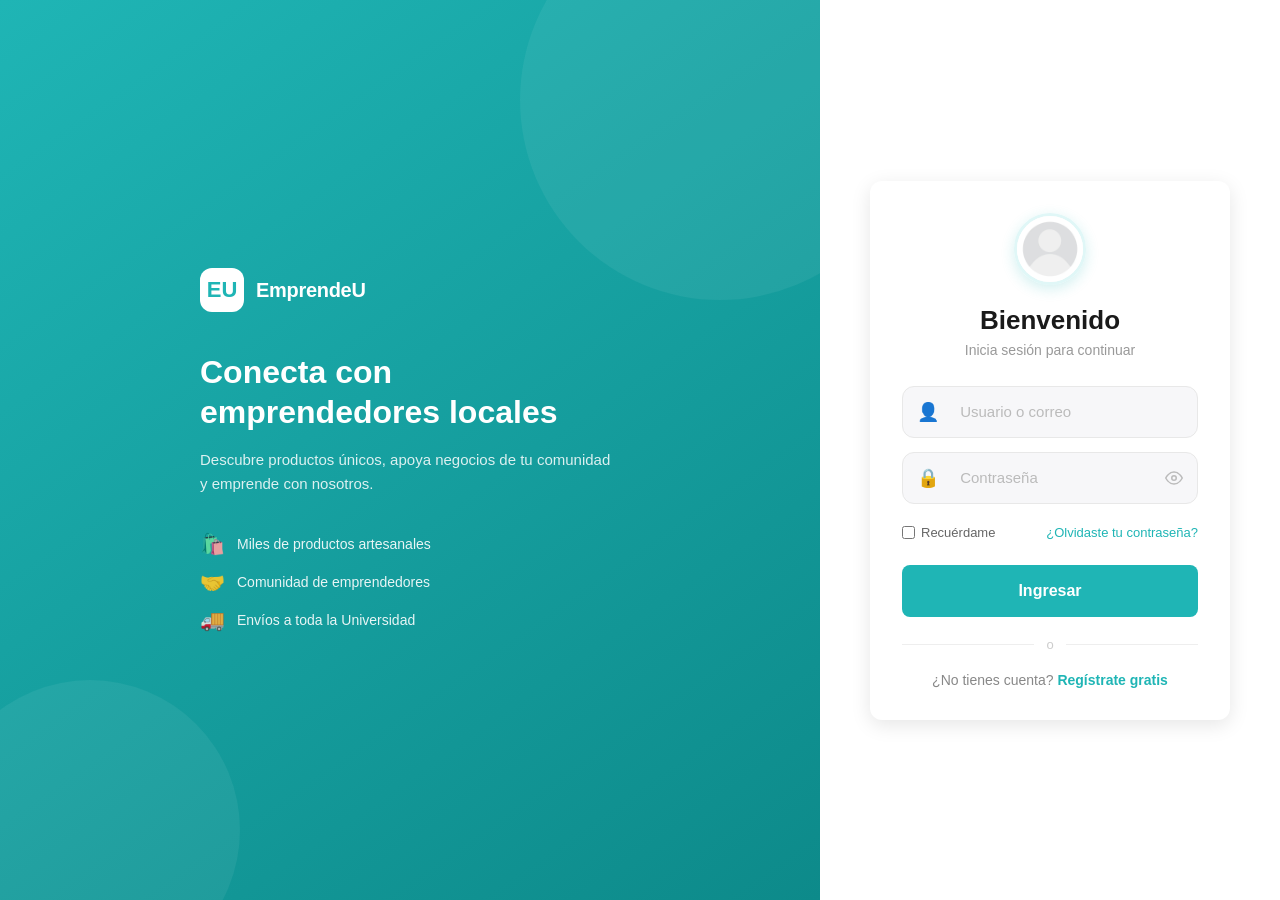
<file: index.html>
<!DOCTYPE html>
<html lang="es">
<head>
  <meta charset="UTF-8">
  <meta name="viewport" content="width=device-width, initial-scale=1.0">
  <title>EmprendeU — Iniciar Sesión</title>
  <link rel="stylesheet" href="css/styles.css">
</head>
<body class="login-page">

  <div class="login-split">

    <!-- Panel izquierdo -->
    <div class="login-left">
      <div class="login-left-content">
        <div class="login-logo">
          <div class="logo-circle">EU</div>
          <span>EmprendeU</span>
        </div>
        <h1>Conecta con emprendedores locales</h1>
        <p>Descubre productos únicos, apoya negocios de tu comunidad y emprende con nosotros.</p>
        <div class="login-features">
          <div class="login-feature"><span>🛍️</span> Miles de productos artesanales</div>
          <div class="login-feature"><span>🤝</span> Comunidad de emprendedores</div>
          <div class="login-feature"><span>🚚</span> Envíos a toda la Universidad</div>
        </div>
      </div>
    </div>

    <!-- Panel derecho -->
    <div class="login-right">
      <div class="login-box">

        <div class="login-avatar">
          <img src="[data-uri]" alt="Perfil">
        </div>

        <h2>Bienvenido</h2>
        <p class="login-subtitle">Inicia sesión para continuar</p>

        <form class="login-form" onsubmit="handleLogin(event)">

          <div class="input-group">
            <span class="input-icon">👤</span>
            <input type="text" placeholder="Usuario o correo" required id="loginUser">
          </div>

          <div class="input-group password-group">
            <span class="input-icon">🔒</span>
            <input type="password" placeholder="Contraseña" required id="loginPass">
            <span class="toggle-pass" id="togglePassBtn">
              <svg xmlns="http://www.w3.org/2000/svg" width="18" height="18" viewBox="0 0 24 24" fill="none" stroke="currentColor" stroke-width="2" stroke-linecap="round" stroke-linejoin="round">
                <path d="M1 12s4-8 11-8 11 8 11 8-4 8-11 8-11-8-11-8z"></path>
                <circle cx="12" cy="12" r="3"></circle>
              </svg>
            </span>
          </div>

          <div class="login-options">
            <label class="remember-me">
              <input type="checkbox"> Recuérdame
            </label>
            <a href="#" class="forgot-link">¿Olvidaste tu contraseña?</a>
          </div>

          <button type="submit" class="btn-login">Ingresar</button>

        </form>

        <div class="login-divider"><span>o</span></div>

        <div class="login-register">
          ¿No tienes cuenta? <a href="#">Regístrate gratis</a>
        </div>

      </div>
    </div>

  </div>

<script src="src/script.js"></script>
<script>
  function handleLogin(e) {
    e.preventDefault();
    window.location.href = 'usuario.html';
  }

  document.getElementById('togglePassBtn').addEventListener('click', function() {
    var input = document.getElementById('loginPass');
    var show = input.type === 'password';
    input.type = show ? 'text' : 'password';
    this.classList.toggle('visible', show);
  });
</script>
</body>
</html>
</file>
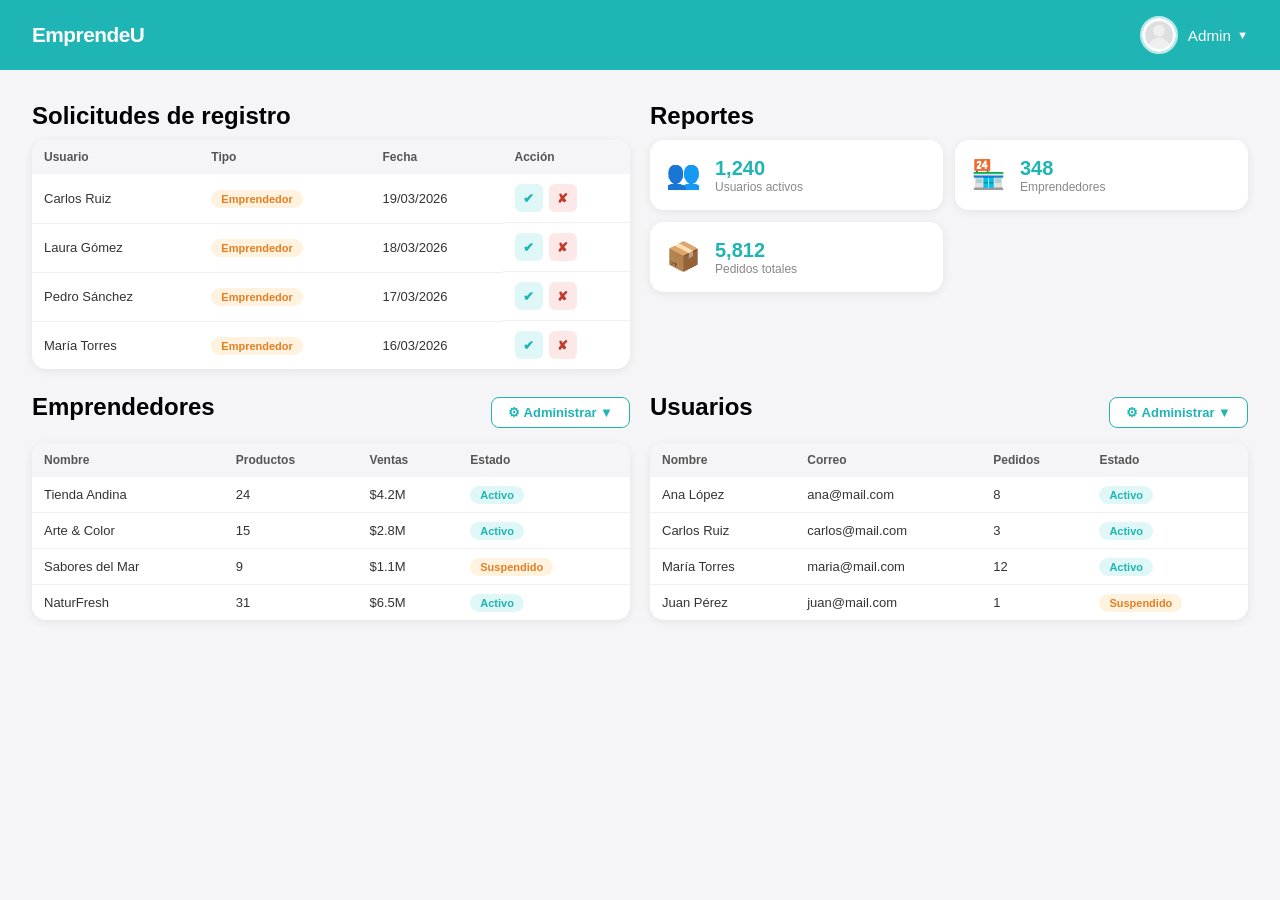
<file: admin.html>
<!DOCTYPE html>
<html lang="es">
<head>
  <meta charset="UTF-8">
  <meta name="viewport" content="width=device-width, initial-scale=1.0">
  <title>EmprendeU</title>
  <link rel="stylesheet" href="css/styles.css">
</head>
<body>

<header class="header">
  <h2 class="header-logo">EmprendeU</h2>
  <div class="user-menu-wrapper">
    <button class="user-btn" id="userMenu">
      <img src="[data-uri]" alt="Perfil" class="profile-pic">
      <span class="profile-name">Admin</span>
      <span class="chevron" id="chevron">▼</span>
    </button>
    <div class="dropdown-menu" id="dropdownMenu">
      <a href="#"><span class="icon">⚙️</span> Ajustes</a>
      <hr>
      <a href="index.html"><span class="icon">🚪</span> Cerrar sesión</a>
    </div>
  </div>
</header>

<main class="dashboard">

  <!-- FILA SUPERIOR: Solicitudes + Reportes -->
  <div class="admin-top-grid">

    <!-- Solicitudes de registro -->
    <div class="admin-section">
      <h2>Solicitudes de registro</h2>
      <div class="admin-card">
        <table class="orders-table">
          <thead>
            <tr>
              <th>Usuario</th>
              <th>Tipo</th>
              <th>Fecha</th>
              <th>Acción</th>
            </tr>
          </thead>
          <tbody>
            <tr>
              <td>Carlos Ruiz</td>
              <td><span class="status pending">Emprendedor</span></td>
              <td>19/03/2026</td>
              <td class="action-btns">
                <button class="btn-approve">✔</button>
                <button class="btn-reject">✘</button>
              </td>
            </tr>
            <tr>
              <td>Laura Gómez</td>
              <td><span class="status pending">Emprendedor</span></td>
              <td>18/03/2026</td>
              <td class="action-btns">
                <button class="btn-approve">✔</button>
                <button class="btn-reject">✘</button>
              </td>
            </tr>
            <tr>
              <td>Pedro Sánchez</td>
              <td><span class="status pending">Emprendedor</span></td>
              <td>17/03/2026</td>
              <td class="action-btns">
                <button class="btn-approve">✔</button>
                <button class="btn-reject">✘</button>
              </td>
            </tr>
            <tr>
              <td>María Torres</td>
              <td><span class="status pending">Emprendedor</span></td>
              <td>16/03/2026</td>
              <td class="action-btns">
                <button class="btn-approve">✔</button>
                <button class="btn-reject">✘</button>
              </td>
            </tr>
          </tbody>
        </table>
      </div>
    </div>

    <!-- Reportes -->
    <div class="admin-section">
      <h2>Reportes</h2>
      <div class="reports-grid">
        <div class="report-card">
          <span class="report-icon">👥</span>
          <div class="report-data">
            <span class="report-value">1,240</span>
            <span class="report-label">Usuarios activos</span>
          </div>
        </div>
        <div class="report-card">
          <span class="report-icon">🏪</span>
          <div class="report-data">
            <span class="report-value">348</span>
            <span class="report-label">Emprendedores</span>
          </div>
        </div>
        <div class="report-card">
          <span class="report-icon">📦</span>
          <div class="report-data">
            <span class="report-value">5,812</span>
            <span class="report-label">Pedidos totales</span>
          </div>
        </div>
       
      </div>
    </div>

  </div>

  <!-- FILA INFERIOR: Administrar emprendedores + usuarios -->
  <div class="admin-manage-grid">

    <!-- Administrar emprendedores -->
    <div class="admin-section">
      <div class="emp-products-header">
        <h2>Emprendedores</h2>
        <div class="emp-actions">
          <button class="btn-manage" id="manageEmpBtn">⚙ Administrar ▼</button>
          <div class="manage-dropdown" id="manageEmpDropdown">
            <a href="#">➕ Agregar emprendedor</a>
            <a href="#">✏️ Editar emprendedor</a>
            <a href="#">🚫 Suspender cuenta</a>
            <a href="#">🗑️ Eliminar emprendedor</a>
          </div>
        </div>
      </div>
      <div class="admin-card scrollable">
        <table class="orders-table">
          <thead>
            <tr><th>Nombre</th><th>Productos</th><th>Ventas</th><th>Estado</th></tr>
          </thead>
          <tbody>
            <tr>
              <td>Tienda Andina</td><td>24</td><td>$4.2M</td>
              <td><span class="status delivered">Activo</span></td>
            </tr>
            <tr>
              <td>Arte &amp; Color</td><td>15</td><td>$2.8M</td>
              <td><span class="status delivered">Activo</span></td>
            </tr>
            <tr>
              <td>Sabores del Mar</td><td>9</td><td>$1.1M</td>
              <td><span class="status pending">Suspendido</span></td>
            </tr>
            <tr>
              <td>NaturFresh</td><td>31</td><td>$6.5M</td>
              <td><span class="status delivered">Activo</span></td>
            </tr>
          </tbody>
        </table>
      </div>
    </div>

    <!-- Administrar usuarios -->
    <div class="admin-section">
      <div class="emp-products-header">
        <h2>Usuarios</h2>
        <div class="emp-actions">
          <button class="btn-manage" id="manageUsrBtn">⚙ Administrar ▼</button>
          <div class="manage-dropdown" id="manageUsrDropdown">
            <a href="#">➕ Agregar usuario</a>
            <a href="#">✏️ Editar usuario</a>
            <a href="#">🚫 Suspender cuenta</a>
            <a href="#">🗑️ Eliminar usuario</a>
          </div>
        </div>
      </div>
      <div class="admin-card scrollable">
        <table class="orders-table">
          <thead>
            <tr><th>Nombre</th><th>Correo</th><th>Pedidos</th><th>Estado</th></tr>
          </thead>
          <tbody>
            <tr>
              <td>Ana López</td><td>ana&#64;mail.com</td><td>8</td>
              <td><span class="status delivered">Activo</span></td>
            </tr>
            <tr>
              <td>Carlos Ruiz</td><td>carlos&#64;mail.com</td><td>3</td>
              <td><span class="status delivered">Activo</span></td>
            </tr>
            <tr>
              <td>María Torres</td><td>maria&#64;mail.com</td><td>12</td>
              <td><span class="status delivered">Activo</span></td>
            </tr>
            <tr>
              <td>Juan Pérez</td><td>juan&#64;mail.com</td><td>1</td>
              <td><span class="status pending">Suspendido</span></td>
            </tr>          </tbody>
        </table>
      </div>
    </div>

  </div>

</main>

<script src="src/script.js"></script>
</body>
</html>
</file>
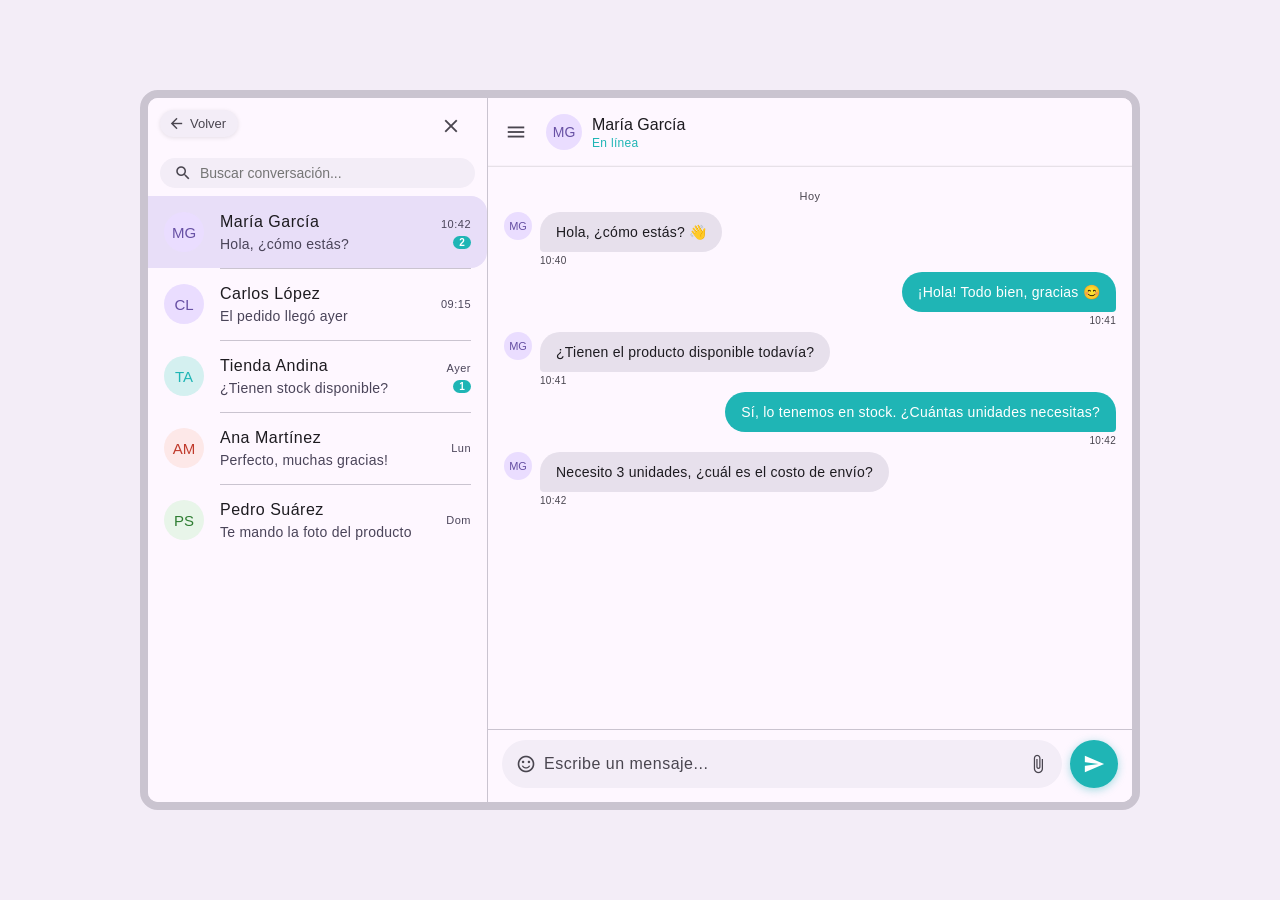
<file: chat.html>
<!DOCTYPE html>
<html lang="es">
<head>
  <meta charset="UTF-8">
  <meta name="viewport" content="width=device-width, initial-scale=1.0">
  <title>Chat</title>
  <link href="https://fonts.googleapis.com/css2?family=Roboto:wght@400;500&display=swap" rel="stylesheet">
  <link href="https://fonts.googleapis.com/icon?family=Material+Icons" rel="stylesheet">
  <link rel="stylesheet" href="css/styles.css">
</head>
<body>

<div class="chat-page">
<div class="chat-window">

  <!-- Botón volver -->
  <a href="usuario.html" class="back-link">
    <span class="material-icons">arrow_back</span>
    <span class="back-label">Volver</span>
  </a>

  <!-- ── SIDEBAR ── -->
  <aside class="chat-sidebar" id="chat-sidebar">

    <div class="sidebar-header">
      <span class="header-label">Mensajes</span>
      <button class="icon-btn sidebar-close" id="sidebar-close" title="Cerrar">
        <span class="material-icons">close</span>
      </button>
    </div>

    <div class="sidebar-search">
      <span class="material-icons">search</span>
      <input type="text" id="search-input" placeholder="Buscar conversación...">
    </div>

    <ul class="chat-list" id="chat-list">

      <li class="chat-item active"
          data-name="María García" data-initials="MG"
          data-color-bg="#EADDFF" data-color-text="#6750A4"
          data-preview="Hola, ¿cómo estás?">
        <div class="avatar" style="background:#EADDFF;color:#6750A4">MG</div>
        <div class="item-content">
          <span class="item-headline">María García</span>
          <span class="item-supporting">Hola, ¿cómo estás?</span>
        </div>
        <div class="item-trailing">
          <span class="item-time">10:42</span>
          <span class="badge">2</span>
        </div>
      </li>

      <li class="chat-item"
          data-name="Carlos López" data-initials="CL"
          data-color-bg="#EADDFF" data-color-text="#6750A4"
          data-preview="El pedido llegó ayer">
        <div class="avatar" style="background:#EADDFF;color:#6750A4">CL</div>
        <div class="item-content">
          <span class="item-headline">Carlos López</span>
          <span class="item-supporting">El pedido llegó ayer</span>
        </div>
        <div class="item-trailing">
          <span class="item-time">09:15</span>
        </div>
      </li>

      <li class="chat-item"
          data-name="Tienda Andina" data-initials="TA"
          data-color-bg="#d4f0f0" data-color-text="#1fb5b5"
          data-preview="¿Tienen stock disponible?">
        <div class="avatar" style="background:#d4f0f0;color:#1fb5b5">TA</div>
        <div class="item-content">
          <span class="item-headline">Tienda Andina</span>
          <span class="item-supporting">¿Tienen stock disponible?</span>
        </div>
        <div class="item-trailing">
          <span class="item-time">Ayer</span>
          <span class="badge">1</span>
        </div>
      </li>

      <li class="chat-item"
          data-name="Ana Martínez" data-initials="AM"
          data-color-bg="#fde8e8" data-color-text="#c0392b"
          data-preview="Perfecto, muchas gracias!">
        <div class="avatar" style="background:#fde8e8;color:#c0392b">AM</div>
        <div class="item-content">
          <span class="item-headline">Ana Martínez</span>
          <span class="item-supporting">Perfecto, muchas gracias!</span>
        </div>
        <div class="item-trailing">
          <span class="item-time">Lun</span>
        </div>
      </li>

      <li class="chat-item"
          data-name="Pedro Suárez" data-initials="PS"
          data-color-bg="#e8f5e9" data-color-text="#2e7d32"
          data-preview="Te mando la foto del producto">
        <div class="avatar" style="background:#e8f5e9;color:#2e7d32">PS</div>
        <div class="item-content">
          <span class="item-headline">Pedro Suárez</span>
          <span class="item-supporting">Te mando la foto del producto</span>
        </div>
        <div class="item-trailing">
          <span class="item-time">Dom</span>
        </div>
      </li>

    </ul>
  </aside>

  <!-- Overlay oscuro (móvil) -->
  <div class="sidebar-overlay" id="sidebar-overlay"></div>

  <!-- ── PANEL PRINCIPAL ── -->
  <section class="chat-main">

    <div class="chat-topbar">
      <button class="icon-btn sidebar-open" id="sidebar-open" title="Contactos">
        <span class="material-icons">menu</span>
      </button>
      <div class="avatar topbar-avatar" id="topbar-avatar"
           style="background:#EADDFF;color:#6750A4">MG</div>
      <div class="topbar-info">
        <div class="topbar-name" id="topbar-name">María García</div>
        <div class="topbar-status">En línea</div>
      </div>

    </div>

    <div class="messages-area" id="messages-area">
      <div class="date-label">Hoy</div>

      <div class="bubble-row received">
        <div class="avatar mini" style="background:#EADDFF;color:#6750A4">MG</div>
        <div class="bubble-wrap">
          <div class="bubble">Hola, ¿cómo estás? 👋</div>
          <div class="bubble-time">10:40</div>
        </div>
      </div>

      <div class="bubble-row sent">
        <div class="bubble-wrap">
          <div class="bubble">¡Hola! Todo bien, gracias 😊</div>
          <div class="bubble-time">10:41</div>
        </div>
      </div>

      <div class="bubble-row received">
        <div class="avatar mini" style="background:#EADDFF;color:#6750A4">MG</div>
        <div class="bubble-wrap">
          <div class="bubble">¿Tienen el producto disponible todavía?</div>
          <div class="bubble-time">10:41</div>
        </div>
      </div>

      <div class="bubble-row sent">
        <div class="bubble-wrap">
          <div class="bubble">Sí, lo tenemos en stock. ¿Cuántas unidades necesitas?</div>
          <div class="bubble-time">10:42</div>
        </div>
      </div>

      <div class="bubble-row received">
        <div class="avatar mini" style="background:#EADDFF;color:#6750A4">MG</div>
        <div class="bubble-wrap">
          <div class="bubble">Necesito 3 unidades, ¿cuál es el costo de envío?</div>
          <div class="bubble-time">10:42</div>
        </div>
      </div>
    </div>

    <div class="chat-input-area">
      <div class="input-wrapper">
        <span class="material-icons hide-sm">sentiment_satisfied</span>
        <input type="text" id="msg-input" placeholder="Escribe un mensaje...">
        <span class="material-icons hide-sm">attach_file</span>
      </div>
      <button class="send-btn" id="send-btn">
        <span class="material-icons">send</span>
      </button>
    </div>

  </section>
</div><!-- /chat-window -->
</div><!-- /chat-page -->

<script src="src/script.js"></script>
</body>
</html>
</file>
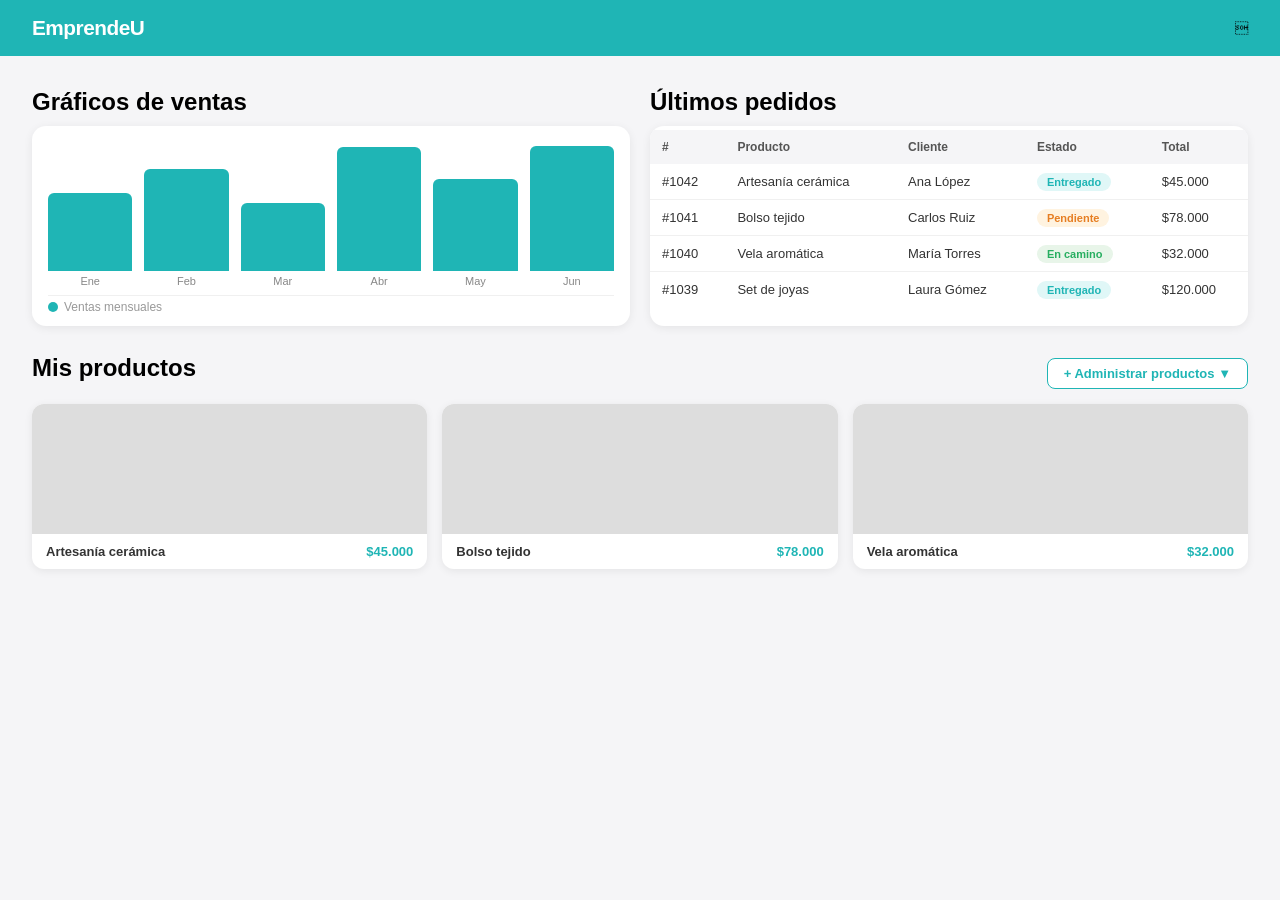
<file: emprendedor.html>
<!DOCTYPE html>
<html lang="es">
<head>
  <meta charset="UTF-8">
  <meta name="viewport" content="width=device-width, initial-scale=1.0">
  <title>EmprendeU</title>
  <link rel="stylesheet" href="css/styles.css">
</head>
<body>

<header class="header">
  <h2 class="header-logo">EmprendeU</h2>
  <div class="user-menu-wrapper">
    <button class="user-btn" id="userMenu"></button>
    </div>
</header>

<main class="dashboard">

  <!-- GRÁFICO DE VENTAS -->
  <div class="emp-top-grid">

    <div class="emp-section">
      <h2>Gráficos de ventas</h2>
      <div class="chart-card">
        <div class="chart-bars">
          <div class="bar-group">
            <div class="bar" style="height:55%"></div>
            <span>Ene</span>
          </div>
          <div class="bar-group">
            <div class="bar" style="height:72%"></div>
            <span>Feb</span>
          </div>
          <div class="bar-group">
            <div class="bar" style="height:48%"></div>
            <span>Mar</span>
          </div>
          <div class="bar-group">
            <div class="bar" style="height:88%"></div>
            <span>Abr</span>
          </div>
          <div class="bar-group">
            <div class="bar" style="height:65%"></div>
            <span>May</span>
          </div>
          <div class="bar-group">
            <div class="bar" style="height:91%"></div>
            <span>Jun</span>
          </div>
        </div>
        <div class="chart-legend">
          <span class="legend-dot"></span> Ventas mensuales
        </div>
      </div>
    </div>

    <div class="emp-section">
      <h2>Últimos pedidos</h2>
      <div class="orders-card">
        <table class="orders-table">
          <thead>
            <tr>
              <th>#</th>
              <th>Producto</th>
              <th>Cliente</th>
              <th>Estado</th>
              <th>Total</th>
            </tr>
          </thead>
          <tbody>
            <tr>
              <td>#1042</td>
              <td>Artesanía cerámica</td>
              <td>Ana López</td>
              <td><span class="status delivered">Entregado</span></td>
              <td>$45.000</td>
            </tr>
            <tr>
              <td>#1041</td>
              <td>Bolso tejido</td>
              <td>Carlos Ruiz</td>
              <td><span class="status pending">Pendiente</span></td>
              <td>$78.000</td>
            </tr>
            <tr>
              <td>#1040</td>
              <td>Vela aromática</td>
              <td>María Torres</td>
              <td><span class="status transit">En camino</span></td>
              <td>$32.000</td>
            </tr>
            <tr>
              <td>#1039</td>
              <td>Set de joyas</td>
              <td>Laura Gómez</td>
              <td><span class="status delivered">Entregado</span></td>
              <td>$120.000</td>
            </tr>
          </tbody>
        </table>
      </div>
    </div>

  </div>

  <!-- MIS PRODUCTOS -->
  <div class="emp-products-header">
    <h2>Mis productos</h2>
    <div class="emp-actions">
      <button class="btn-manage" id="manageBtn">
        + Administrar productos ▼
      </button>
      <div class="manage-dropdown" id="manageDropdown">
        <a href="#">➕ Agregar producto</a>
        <a href="#">✏️ Editar productos</a>
        <a href="#">🗑️ Eliminar producto</a>
        <a href="#">📦 Ver inventario</a>
      </div>
    </div>
  </div>

  <div class="grid">
    <div class="product-card">
      <div class="product-img"></div>
      <div class="product-info">
        <span class="product-name">Artesanía cerámica</span>
        <span class="product-price">$45.000</span>
      </div>
    </div>
    <div class="product-card">
      <div class="product-img"></div>
      <div class="product-info">
        <span class="product-name">Bolso tejido</span>
        <span class="product-price">$78.000</span>
      </div>
    </div>
    <div class="product-card">
      <div class="product-img"></div>
      <div class="product-info">
        <span class="product-name">Vela aromática</span>
        <span class="product-price">$32.000</span>
      </div>
    </div>
  </div>

</main>

<script src="src/script.js"></script>
</body>
</html>
</file>
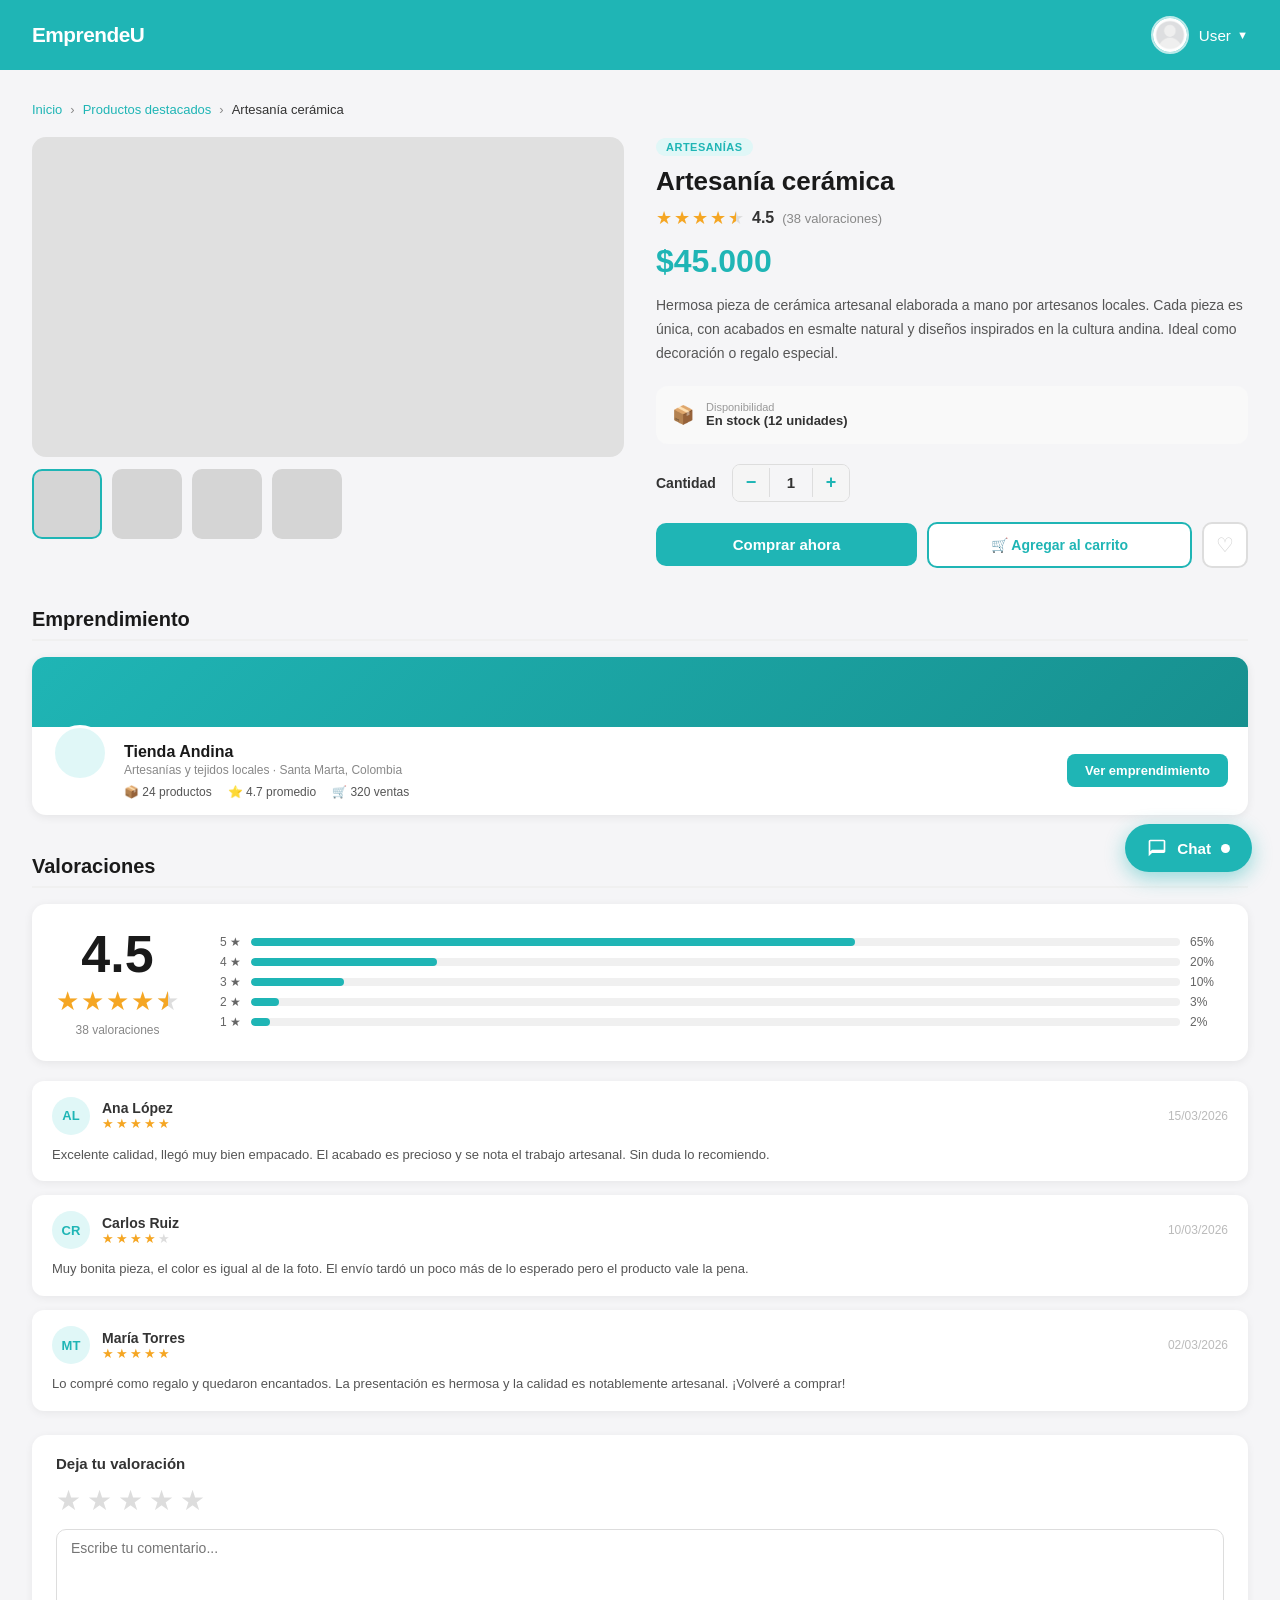
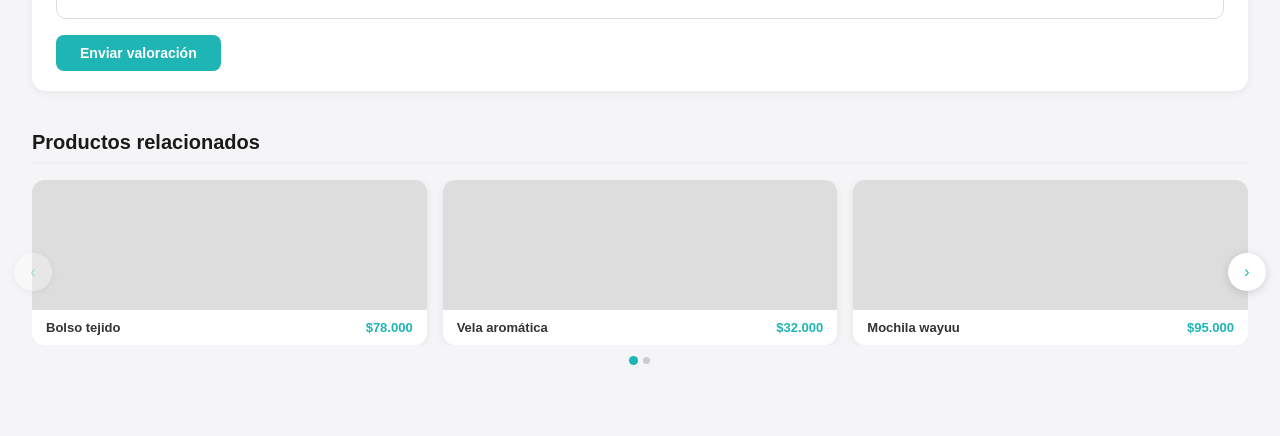
<file: producto.html>
<!DOCTYPE html>
<html lang="es">
<head>
  <meta charset="UTF-8">
  <meta name="viewport" content="width=device-width, initial-scale=1.0">
  <title>EmprendeU</title>
  <link rel="stylesheet" href="css/styles.css">
</head>
<body>

<header class="header">
  <h2 class="header-logo">EmprendeU</h2>
  <div class="user-menu-wrapper">
    <button class="user-btn" id="userMenu">
      <img src="[data-uri]" alt="Perfil" class="profile-pic">
      <span class="profile-name">User</span>
      <span class="chevron" id="chevron">▼</span>
    </button>
    <div class="dropdown-menu" id="dropdownMenu">
      <a href="#"><span class="icon">📦</span> Mis pedidos</a>
      <hr>
      <a href="#"><span class="icon">⚙️</span> Ajustes</a>
      <hr>
      <a href="index.html"><span class="icon">🚪</span> Cerrar sesión</a>
    </div>
  </div>
</header>

<main class="dashboard">

  <!-- BREADCRUMB -->
  <nav class="breadcrumb">
    <a href="usuario.html">Inicio</a>
    <span>›</span>
    <a href="usuario.html">Productos destacados</a>
    <span>›</span>
    <span class="bc-current">Artesanía cerámica</span>
  </nav>

  <!-- SECCIÓN PRINCIPAL: imagen + info -->
  <div class="product-detail-grid">

    <!-- Galería -->
    <div class="product-gallery">
      <div class="gallery-main">
        <div class="gallery-main-img" id="mainImg"></div>
      </div>
      <div class="gallery-thumbs">
        <div class="thumb active" data-index="0"></div>
        <div class="thumb" data-index="1"></div>
        <div class="thumb" data-index="2"></div>
        <div class="thumb" data-index="3"></div>
      </div>
    </div>

    <!-- Info del producto -->
    <div class="product-detail-info">

      <div class="product-detail-tag">Artesanías</div>
      <h1 class="product-detail-name">Artesanía cerámica</h1>

      <!-- Estrellas -->
      <div class="product-rating">
        <div class="stars">
          <span class="star filled">★</span>
          <span class="star filled">★</span>
          <span class="star filled">★</span>
          <span class="star filled">★</span>
          <span class="star half">★</span>
        </div>
        <span class="rating-value">4.5</span>
        <span class="rating-count">(38 valoraciones)</span>
      </div>

      <div class="product-detail-price">$45.000</div>

      <p class="product-detail-desc">
        Hermosa pieza de cerámica artesanal elaborada a mano por artesanos locales. 
        Cada pieza es única, con acabados en esmalte natural y diseños inspirados 
        en la cultura andina. Ideal como decoración o regalo especial.
      </p>

      <!-- Detalles rápidos -->
      <div class="product-specs">
        <div class="spec-item">
          <span class="spec-icon">📦</span>
          <div>
            <span class="spec-label">Disponibilidad</span>
            <span class="spec-value">En stock (12 unidades)</span>
          </div>
        </div>
      </div>

      <!-- Cantidad -->
      <div class="quantity-row">
        <span class="qty-label">Cantidad</span>
        <div class="qty-control">
          <button class="qty-btn" id="qtyMinus">−</button>
          <span class="qty-value" id="qtyValue">1</span>
          <button class="qty-btn" id="qtyPlus">+</button>
        </div>
      </div>

      <!-- Botones de acción -->
      <div class="product-actions">
        <button class="btn-buy">Comprar ahora</button>
        <button class="btn-cart">🛒 Agregar al carrito</button>
        <button class="btn-fav" id="btnFav" title="Guardar en favoritos">♡</button>
      </div>

    </div>
  </div>

  <!-- EMPRENDIMIENTO -->
  <div class="detail-section">
    <h2>Emprendimiento</h2>
    <div class="emp-detail-card">
      <div class="emp-detail-banner"></div>
      <div class="emp-detail-body">
        <div class="emp-detail-avatar"></div>
        <div class="emp-detail-info">
          <span class="emp-detail-name">Tienda Andina</span>
          <span class="emp-detail-desc">Artesanías y tejidos locales · Santa Marta, Colombia</span>
          <div class="emp-detail-stats">
            <span>📦 24 productos</span>
            <span>⭐ 4.7 promedio</span>
            <span>🛒 320 ventas</span>
          </div>
        </div>
        <a href="#" class="btn-visit-emp">Ver emprendimiento</a>
      </div>
    </div>
  </div>

  <!-- VALORACIONES -->
  <div class="detail-section">
    <h2>Valoraciones</h2>

    <div class="ratings-overview">
      <div class="ratings-big">
        <span class="big-score">4.5</span>
        <div class="stars big-stars">
          <span class="star filled">★</span>
          <span class="star filled">★</span>
          <span class="star filled">★</span>
          <span class="star filled">★</span>
          <span class="star half">★</span>
        </div>
        <span class="ratings-total">38 valoraciones</span>
      </div>
      <div class="ratings-bars">
        <div class="rating-bar-row"><span>5 ★</span><div class="bar-bg"><div class="bar-fill" style="width:65%"></div></div><span>65%</span></div>
        <div class="rating-bar-row"><span>4 ★</span><div class="bar-bg"><div class="bar-fill" style="width:20%"></div></div><span>20%</span></div>
        <div class="rating-bar-row"><span>3 ★</span><div class="bar-bg"><div class="bar-fill" style="width:10%"></div></div><span>10%</span></div>
        <div class="rating-bar-row"><span>2 ★</span><div class="bar-bg"><div class="bar-fill" style="width:3%"></div></div><span>3%</span></div>
        <div class="rating-bar-row"><span>1 ★</span><div class="bar-bg"><div class="bar-fill" style="width:2%"></div></div><span>2%</span></div>
      </div>
    </div>

    <!-- Comentarios -->
    <div class="reviews-list">

      <div class="review-card">
        <div class="review-header">
          <div class="review-avatar">AL</div>
          <div class="review-meta">
            <span class="review-author">Ana López</span>
            <div class="stars small">
              <span class="star filled">★</span><span class="star filled">★</span>
              <span class="star filled">★</span><span class="star filled">★</span>
              <span class="star filled">★</span>
            </div>
          </div>
          <span class="review-date">15/03/2026</span>
        </div>
        <p class="review-text">Excelente calidad, llegó muy bien empacado. El acabado es precioso y se nota el trabajo artesanal. Sin duda lo recomiendo.</p>
      </div>

      <div class="review-card">
        <div class="review-header">
          <div class="review-avatar">CR</div>
          <div class="review-meta">
            <span class="review-author">Carlos Ruiz</span>
            <div class="stars small">
              <span class="star filled">★</span><span class="star filled">★</span>
              <span class="star filled">★</span><span class="star filled">★</span>
              <span class="star">★</span>
            </div>
          </div>
          <span class="review-date">10/03/2026</span>
        </div>
        <p class="review-text">Muy bonita pieza, el color es igual al de la foto. El envío tardó un poco más de lo esperado pero el producto vale la pena.</p>
      </div>

      <div class="review-card">
        <div class="review-header">
          <div class="review-avatar">MT</div>
          <div class="review-meta">
            <span class="review-author">María Torres</span>
            <div class="stars small">
              <span class="star filled">★</span><span class="star filled">★</span>
              <span class="star filled">★</span><span class="star filled">★</span>
              <span class="star filled">★</span>
            </div>
          </div>
          <span class="review-date">02/03/2026</span>
        </div>
        <p class="review-text">Lo compré como regalo y quedaron encantados. La presentación es hermosa y la calidad es notablemente artesanal. ¡Volveré a comprar!</p>
      </div>

    </div>

    <!-- Formulario nueva valoración -->
    <div class="review-form">
      <h3>Deja tu valoración</h3>
      <div class="star-picker" id="starPicker">
        <span class="star-pick" data-val="1">★</span>
        <span class="star-pick" data-val="2">★</span>
        <span class="star-pick" data-val="3">★</span>
        <span class="star-pick" data-val="4">★</span>
        <span class="star-pick" data-val="5">★</span>
      </div>
      <textarea class="review-textarea" placeholder="Escribe tu comentario..."></textarea>
      <button class="btn-review-submit">Enviar valoración</button>
    </div>

  </div>

  <!-- PRODUCTOS RELACIONADOS -->
  <div class="detail-section">
    <h2>Productos relacionados</h2>
    <div class="carousel-wrapper" id="carousel-relacionados">
      <button class="carousel-btn prev" data-target="carousel-relacionados">&#8249;</button>
      <div class="carousel-track-container">
        <div class="carousel-track">
          <div class="product-card"><div class="product-img"></div><div class="product-info"><span class="product-name">Bolso tejido</span><span class="product-price">$78.000</span></div></div>
          <div class="product-card"><div class="product-img"></div><div class="product-info"><span class="product-name">Vela aromática</span><span class="product-price">$32.000</span></div></div>
          <div class="product-card"><div class="product-img"></div><div class="product-info"><span class="product-name">Mochila wayuu</span><span class="product-price">$95.000</span></div></div>
          <div class="product-card"><div class="product-img"></div><div class="product-info"><span class="product-name">Set de joyas</span><span class="product-price">$120.000</span></div></div>
        </div>
      </div>
      <button class="carousel-btn next" data-target="carousel-relacionados">&#8250;</button>
      <div class="carousel-dots" id="dots-carousel-relacionados"></div>
    </div>
  </div>

</main>

<!-- BOTÓN CHAT FLOTANTE -->
<a href="chat.html" class="chat-btn">
  <svg viewBox="0 0 24 24" xmlns="http://www.w3.org/2000/svg">
    <path d="M20 2H4C2.9 2 2 2.9 2 4v18l4-4h14c1.1 0 2-.9 2-2V4c0-1.1-.9-2-2-2zm0 12H6l-2 2V4h16v10z"/>
  </svg>
  Chat
  <span class="dot"></span>
</a>

<script src="src/script.js"></script>
</body>
</html>
</file>
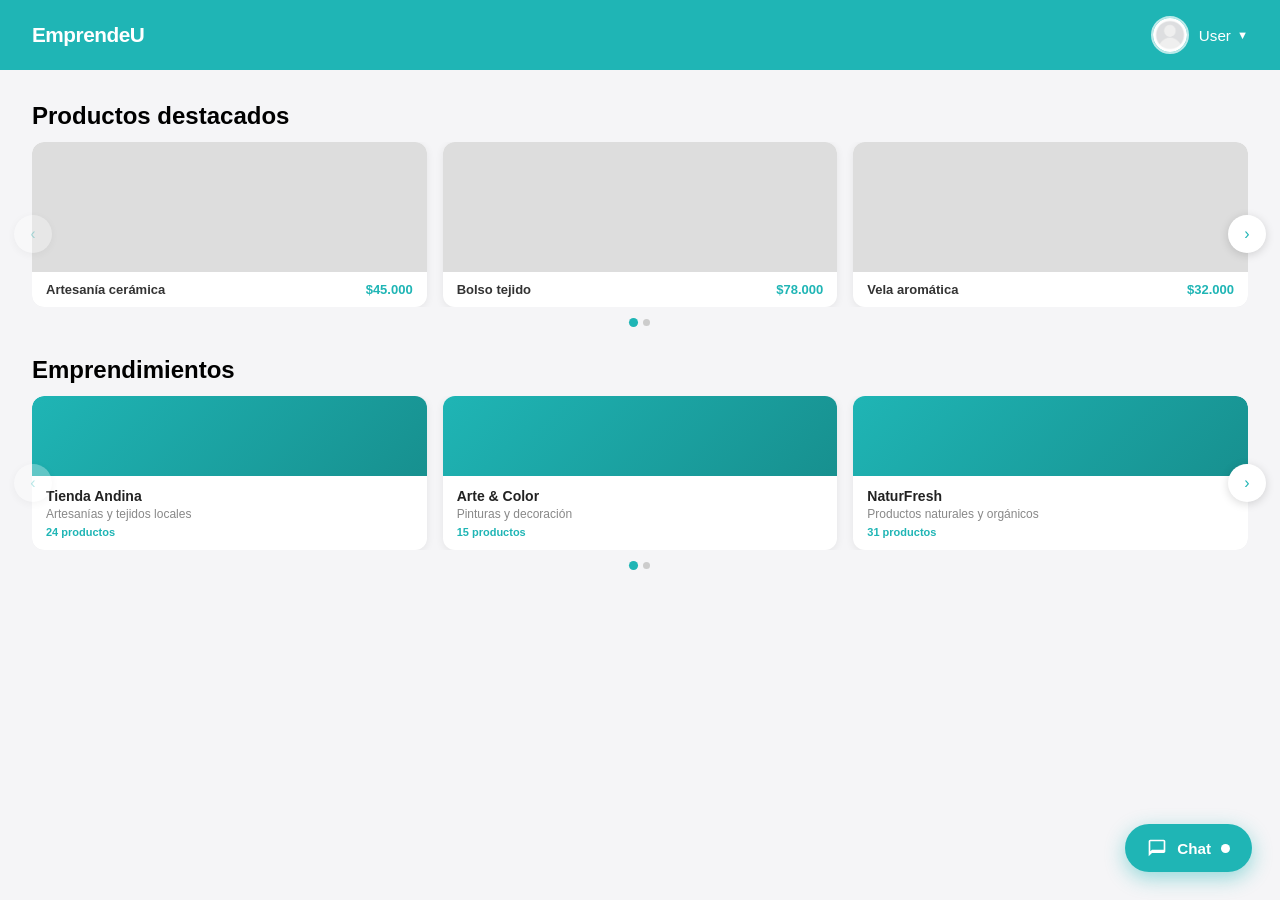
<file: usuario.html>
<!DOCTYPE html>
<html lang="es">
<head>
  <meta charset="UTF-8">
  <meta name="viewport" content="width=device-width, initial-scale=1.0">
  <title>EmprendeU</title>
  <link rel="stylesheet" href="css/styles.css">
</head>
<body>

<header class="header">
  <h2 class="header-logo">EmprendeU</h2>
  <div class="user-menu-wrapper">
    <button class="user-btn" id="userMenu">
      <img src="[data-uri]" alt="Perfil" class="profile-pic">
      <span class="profile-name">User</span>
      <span class="chevron" id="chevron">▼</span>
    </button>
    <div class="dropdown-menu" id="dropdownMenu">
      <a href="#"><span class="icon">📦</span> Mis pedidos</a>
      <hr>
      <a href="#"><span class="icon">⚙️</span> Ajustes</a>
      <hr>
      <a href="index.html"><span class="icon">🚪</span> Cerrar sesión</a>
    </div>
  </div>
</header>

<main class="dashboard">

  <!-- CARRUSEL PRODUCTOS DESTACADOS -->
  <div class="section-header">
    <h2>Productos destacados</h2>
  </div>
  <div class="carousel-wrapper" id="carousel-productos">
    <button class="carousel-btn prev">&#8249;</button>
    <div class="carousel-track-container">
      <div class="carousel-track">
        <div class="product-card" data-href="producto.html">
          <div class="product-img"></div>
          <div class="product-info">
            <span class="product-name">Artesanía cerámica</span>
            <span class="product-price">$45.000</span>
          </div>
        </div>
        <div class="product-card" data-href="producto.html">
          <div class="product-img"></div>
          <div class="product-info">
            <span class="product-name">Bolso tejido</span>
            <span class="product-price">$78.000</span>
          </div>
        </div>
        <div class="product-card" data-href="producto.html">
          <div class="product-img"></div>
          <div class="product-info">
            <span class="product-name">Vela aromática</span>
            <span class="product-price">$32.000</span>
          </div>
        </div>
        <div class="product-card" data-href="producto.html">
          <div class="product-img"></div>
          <div class="product-info">
            <span class="product-name">Set de joyas</span>
            <span class="product-price">$120.000</span>
          </div>
        </div>
        <div class="product-card" data-href="producto.html">
          <div class="product-img"></div>
          <div class="product-info">
            <span class="product-name">Mochila wayuu</span>
            <span class="product-price">$95.000</span>
          </div>
        </div>
        <div class="product-card" data-href="producto.html">
          <div class="product-img"></div>
          <div class="product-info">
            <span class="product-name">Jabón artesanal</span>
            <span class="product-price">$18.000</span>
          </div>
        </div>
      </div>
    </div>
    <button class="carousel-btn next">&#8250;</button>
    <div class="carousel-dots" id="dots-carousel-productos"></div>
  </div>

  <!-- CARRUSEL EMPRENDIMIENTOS -->
  <div class="section-header">
    <h2>Emprendimientos</h2>
  </div>
  <div class="carousel-wrapper" id="carousel-emprendimientos">
    <button class="carousel-btn prev">&#8249;</button>
    <div class="carousel-track-container">
      <div class="carousel-track">
        <div class="emp-card">
          <div class="emp-banner"></div>
          <div class="emp-info">
            <span class="emp-name">Tienda Andina</span>
            <span class="emp-desc">Artesanías y tejidos locales</span>
            <span class="emp-tag">24 productos</span>
          </div>
        </div>
        <div class="emp-card">
          <div class="emp-banner"></div>
          <div class="emp-info">
            <span class="emp-name">Arte &amp; Color</span>
            <span class="emp-desc">Pinturas y decoración</span>
            <span class="emp-tag">15 productos</span>
          </div>
        </div>
        <div class="emp-card">
          <div class="emp-banner"></div>
          <div class="emp-info">
            <span class="emp-name">NaturFresh</span>
            <span class="emp-desc">Productos naturales y orgánicos</span>
            <span class="emp-tag">31 productos</span>
          </div>
        </div>
        <div class="emp-card">
          <div class="emp-banner"></div>
          <div class="emp-info">
            <span class="emp-name">Sabores del Mar</span>
            <span class="emp-desc">Productos del mar y conservas</span>
            <span class="emp-tag">9 productos</span>
          </div>
        </div>
        <div class="emp-card">
          <div class="emp-banner"></div>
          <div class="emp-info">
            <span class="emp-name">Casa Dulce</span>
            <span class="emp-desc">Repostería y pasteles</span>
            <span class="emp-tag">20 productos</span>
          </div>
        </div>
      </div>
    </div>
    <button class="carousel-btn next">&#8250;</button>
    <div class="carousel-dots" id="dots-carousel-emprendimientos"></div>
  </div>

</main>

<a href="chat.html" class="chat-btn">
  <svg viewBox="0 0 24 24" xmlns="http://www.w3.org/2000/svg">
    <path d="M20 2H4C2.9 2 2 2.9 2 4v18l4-4h14c1.1 0 2-.9 2-2V4c0-1.1-.9-2-2-2zm0 12H6l-2 2V4h16v10z"/>
  </svg>
  Chat
  <span class="dot"></span>
</a>

<script src="src/script.js"></script>
</body>
</html>
</file>
<file: css/styles.css>
* {
  margin: 0;
  padding: 0;
  box-sizing: border-box;
  font-family: Arial, sans-serif;
}

body {
  background: #f5f5f7;
}

/* LOGIN */
.centered {
  display: flex;
  justify-content: center;
  align-items: center;
  height: 100vh;
}

.login-box {
  background: white;
  padding: 2rem;
  border-radius: 12px;
  width: 300px;
  text-align: center;
  box-shadow: 0 5px 20px rgba(0,0,0,0.1);
}

.login-box input {
  width: 100%;
  margin: 0.5rem 0;
  padding: 0.7rem;
  border-radius: 8px;
  border: 1px solid #ccc;
}

.login-box button {
  width: 100%;
  padding: 0.7rem;
  background: #1fb5b5;
  color: white;
  border: none;
  border-radius: 8px;
  cursor: pointer;
}

/* HEADER */
.header {
  background: #1fb5b5;
  color: white;
  padding: 1rem 2rem;
  display: flex;
  justify-content: space-between;
  align-items: center;
}

.user-menu-wrapper {
  position: relative;
}

.user-btn {
  display: flex;
  align-items: center;
  gap: 10px;
  background: transparent;
  border: none;
  cursor: pointer;
  padding: 0;
}

/* compatibilidad con admin/emprendedor */
.user {
  display: flex;
  align-items: center;
  gap: 10px;
  cursor: pointer;
  position: relative;
}

.profile-name {
  font-size: 0.95rem;
  color: white;
}

/* Foto de perfil */
.profile-pic {
  width: 38px;
  height: 38px;
  border-radius: 50%;
  object-fit: cover;
  border: 2px solid rgba(255,255,255,0.7);
  display: block;
}

/* Dropdown */
.dropdown-menu {
  display: none;
  position: absolute;
  top: calc(100% + 10px);
  right: 0;
  background: white;
  border-radius: 10px;
  box-shadow: 0 8px 24px rgba(0,0,0,0.15);
  min-width: 160px;
  z-index: 1000;
  overflow: hidden;
  animation: fadeDown 0.18s ease;
}

@keyframes fadeDown {
  from { opacity: 0; transform: translateY(-6px); }
  to   { opacity: 1; transform: translateY(0); }
}

.dropdown-menu.open { display: block; }

.dropdown-menu a {
  display: flex;
  align-items: center;
  gap: 10px;
  padding: 12px 16px;
  text-decoration: none;
  color: #333;
  font-size: 0.9rem;
  transition: background 0.15s;
}

.dropdown-menu a:hover { background: #f0fafa; color: #1fb5b5; }
.dropdown-menu hr { border: none; border-top: 1px solid #eee; margin: 0; }

.chevron {
  font-size: 0.7rem;
  margin-left: -4px;
  transition: transform 0.2s;
  color: white;
}

.chevron.rotated { transform: rotate(180deg); }

/* DASHBOARD */
.dashboard {
  padding: 2rem;
}

.dashboard h2 {
  margin-bottom: 10px;
}

.grid {
  display: grid;
  grid-template-columns: repeat(3, 1fr);
  gap: 15px;
  margin-bottom: 30px;
}

.card {
  background: #ddd;
  height: 120px;
  border-radius: 12px;
}

.large {
  grid-column: span 2;
  height: 150px;
}

/* ═══════════════════════════════════════
   CHAT PAGE — Material Design 3
═══════════════════════════════════════ */

/* M3 Tokens */
:root {
  --m3-surface:                #FEF7FF;
  --m3-surface-container:      #F3EDF7;
  --m3-surface-variant:        #E7E0EC;
  --m3-outline-variant:        #CAC4D0;
  --m3-primary:                #6750A4;
  --m3-primary-container:      #EADDFF;
  --m3-on-surface:             #1D1B20;
  --m3-on-surface-variant:     #49454F;
  --m3-on-secondary-container: #4A4459;
  --m3-secondary-container:    #E8DEF8;
  --m3-teal:                   #1fb5b5;
  --sidebar-width:             300px;
  --topbar-height:             68px;
}

/* Ventana principal */
.chat-page {
  min-height: 100vh;
  display: flex;
  align-items: center;
  justify-content: center;
  padding: 20px;
  background: var(--m3-surface-container);
}

.chat-window {
  width: 905px;
  height: 680px;
  max-width: 100%;
  background: var(--m3-surface);
  border: 8px solid var(--m3-outline-variant);
  border-radius: 18px;
  display: flex;
  overflow: hidden;
  position: relative;
}

/* Botón volver */
.back-link {
  position: absolute;
  top: 12px;
  left: 12px;
  z-index: 20;
  display: flex;
  align-items: center;
  gap: 5px;
  font-size: 13px;
  color: var(--m3-on-surface-variant);
  text-decoration: none;
  background: var(--m3-surface-container);
  border-radius: 100px;
  padding: 5px 12px 5px 8px;
  transition: background 0.15s;
  box-shadow: 0 1px 4px rgba(0,0,0,0.1);
}
.back-link:hover { background: var(--m3-surface-variant); }
.back-link .material-icons { font-size: 17px; }

/* ── Sidebar ── */
.chat-sidebar {
  width: var(--sidebar-width);
  flex-shrink: 0;
  border-right: 1px solid var(--m3-outline-variant);
  display: flex;
  flex-direction: column;
  background: var(--m3-surface);
  transition: transform 0.28s cubic-bezier(0.4,0,0.2,1);
  z-index: 15;
}

.sidebar-header {
  display: flex;
  align-items: center;
  justify-content: space-between;
  padding: 18px 16px;
  height: 56px;
  flex-shrink: 0;
}

.header-label {
  font-weight: 500;
  font-size: 14px;
  line-height: 20px;
  letter-spacing: 0.1px;
  color: var(--m3-on-surface-variant);
}

.sidebar-close { display: none; }

.sidebar-search {
  display: flex;
  align-items: center;
  background: var(--m3-surface-container);
  border-radius: 46px;
  padding: 6px 14px;
  gap: 8px;
  margin: 4px 12px 8px;
  flex-shrink: 0;
}

.sidebar-search input {
  border: none;
  background: transparent;
  font-family: Arial, sans-serif;
  font-size: 14px;
  color: var(--m3-on-surface);
  outline: none;
  width: 100%;
}

.sidebar-search .material-icons {
  font-size: 18px;
  color: var(--m3-on-surface-variant);
  flex-shrink: 0;
}

/* Lista de conversaciones */
.chat-list {
  flex: 1;
  overflow-y: auto;
  list-style: none;
  width: 100%;
  background: transparent;
  padding: 0;
}

.chat-list::-webkit-scrollbar { width: 4px; }
.chat-list::-webkit-scrollbar-thumb { background: var(--m3-outline-variant); border-radius: 4px; }

.chat-item {
  display: flex;
  align-items: center;
  padding: 8px 16px;
  gap: 16px;
  height: 72px;
  min-height: 72px;
  cursor: pointer;
  background: var(--m3-surface);
  transition: background 0.15s;
  position: relative;
}

.chat-item:hover { background: rgba(103,80,164,0.08); }

.chat-item.active {
  background: var(--m3-secondary-container);
  border-radius: 0 16px 16px 0;
}

.chat-item + .chat-item::before {
  content: '';
  position: absolute;
  top: 0; left: 72px; right: 16px;
  height: 1px;
  background: var(--m3-outline-variant);
}

/* Avatar */
.avatar {
  width: 40px;
  height: 40px;
  border-radius: 100px;
  background: var(--m3-primary-container);
  display: flex;
  align-items: center;
  justify-content: center;
  font-weight: 500;
  font-size: 15px;
  color: var(--m3-primary);
  flex-shrink: 0;
  user-select: none;
}

.avatar.mini { width: 28px; height: 28px; font-size: 11px; }
.topbar-avatar { width: 36px !important; height: 36px !important; font-size: 14px !important; }

.item-content {
  display: flex;
  flex-direction: column;
  justify-content: center;
  flex: 1;
  min-width: 0;
}

.item-headline {
  font-size: 16px;
  line-height: 24px;
  letter-spacing: 0.5px;
  color: var(--m3-on-surface);
  white-space: nowrap;
  overflow: hidden;
  text-overflow: ellipsis;
}

.item-supporting {
  font-size: 14px;
  line-height: 20px;
  letter-spacing: 0.25px;
  color: var(--m3-on-secondary-container);
  white-space: nowrap;
  overflow: hidden;
  text-overflow: ellipsis;
}

.item-trailing {
  display: flex;
  flex-direction: column;
  align-items: flex-end;
  gap: 4px;
  flex-shrink: 0;
}

.item-time {
  font-weight: 500;
  font-size: 11px;
  line-height: 16px;
  letter-spacing: 0.5px;
  color: var(--m3-on-secondary-container);
}

.badge {
  background: var(--m3-teal);
  color: #fff;
  font-size: 10px;
  font-weight: 600;
  border-radius: 100px;
  padding: 1px 6px;
  min-width: 18px;
  text-align: center;
}

/* Overlay (móvil) */
.sidebar-overlay {
  display: none;
  position: absolute;
  inset: 0;
  background: rgba(0,0,0,0.4);
  z-index: 14;
}
.sidebar-overlay.visible { display: block; }

/* ── Panel principal ── */
.chat-main {
  flex: 1;
  display: flex;
  flex-direction: column;
  background: var(--m3-surface);
  min-width: 0;
}

.chat-topbar {
  height: var(--topbar-height);
  display: flex;
  align-items: center;
  padding: 0 12px 0 8px;
  gap: 10px;
  background: var(--m3-surface);
  box-shadow: 0px 0.6px 0px rgba(0,0,0,0.15), inset 0px -0.6px 0px rgba(0,0,0,0.05);
  flex-shrink: 0;
}

.sidebar-open { display: none; }

.topbar-info { flex: 1; min-width: 0; }

.topbar-name {
  font-size: 16px;
  font-weight: 500;
  color: var(--m3-on-surface);
  line-height: 22px;
  white-space: nowrap;
  overflow: hidden;
  text-overflow: ellipsis;
}

.topbar-status {
  font-size: 12px;
  color: var(--m3-teal);
  letter-spacing: 0.3px;
}

.icon-btn {
  width: 40px;
  height: 40px;
  border-radius: 100px;
  border: none;
  background: transparent;
  cursor: pointer;
  display: flex;
  align-items: center;
  justify-content: center;
  color: var(--m3-on-surface-variant);
  transition: background 0.15s;
  flex-shrink: 0;
}
.icon-btn:hover { background: rgba(73,69,79,0.1); }
.icon-btn .material-icons { font-size: 22px; }

/* Mensajes */
.messages-area {
  flex: 1;
  overflow-y: auto;
  padding: 16px 16px 8px;
  display: flex;
  flex-direction: column;
  gap: 6px;
}
.messages-area::-webkit-scrollbar { width: 4px; }
.messages-area::-webkit-scrollbar-thumb { background: var(--m3-outline-variant); border-radius: 4px; }

.date-label {
  text-align: center;
  font-size: 11px;
  font-weight: 500;
  letter-spacing: 0.5px;
  color: var(--m3-on-surface-variant);
  margin: 8px 0 4px;
}

.bubble-row {
  display: flex;
  align-items: flex-start;
  gap: 8px;
}
.bubble-row.sent     { justify-content: flex-end; }
.bubble-row.received { justify-content: flex-start; }

/* Wrapper burbuja + hora */
.bubble-row .bubble-wrap {
  display: flex;
  flex-direction: column;
  max-width: 68%;
}

.bubble {
  padding: 10px 16px;
  border-radius: 20px;
  font-size: 14px;
  line-height: 20px;
  letter-spacing: 0.25px;
  word-break: break-word;
}

.bubble-row.sent .bubble {
  background: var(--m3-teal);
  color: #fff;
  border-bottom-right-radius: 4px;
}

.bubble-row.received .bubble {
  background: var(--m3-surface-variant);
  color: var(--m3-on-surface);
  border-bottom-left-radius: 4px;
}

.bubble-time {
  font-size: 10px;
  letter-spacing: 0.3px;
  color: var(--m3-on-surface-variant);
  margin-top: 3px;
  white-space: nowrap;
}
.bubble-row.sent .bubble-time { text-align: right; }

/* Input */
.chat-input-area {
  padding: 10px 14px 14px;
  background: var(--m3-surface);
  border-top: 1px solid var(--m3-outline-variant);
  display: flex;
  align-items: center;
  gap: 8px;
  flex-shrink: 0;
}

.input-wrapper {
  flex: 1;
  display: flex;
  align-items: center;
  background: var(--m3-surface-container);
  border-radius: 28px;
  padding: 0 14px;
  height: 48px;
  gap: 8px;
}

.input-wrapper input {
  flex: 1;
  border: none;
  background: transparent;
  font-family: Arial, sans-serif;
  font-size: 16px;
  color: var(--m3-on-surface);
  outline: none;
  letter-spacing: 0.5px;
  min-width: 0;
}
.input-wrapper input::placeholder { color: var(--m3-on-surface-variant); }

.input-wrapper .material-icons {
  font-size: 20px;
  color: var(--m3-on-surface-variant);
  cursor: pointer;
  flex-shrink: 0;
}

.send-btn {
  width: 48px;
  height: 48px;
  border-radius: 100px;
  border: none;
  background: var(--m3-teal);
  color: #fff;
  cursor: pointer;
  display: flex;
  align-items: center;
  justify-content: center;
  box-shadow: 0 2px 8px rgba(31,181,181,0.4);
  transition: transform 0.15s, box-shadow 0.15s;
  flex-shrink: 0;
}
.send-btn:hover { transform: scale(1.06); box-shadow: 0 4px 14px rgba(31,181,181,0.5); }
.send-btn .material-icons { font-size: 22px; }

/* ── Responsividad ── */
@media (max-width: 768px) {
  .chat-page {
    padding: 0;
    align-items: stretch;
  }

  .chat-window {
    width: 100%;
    height: 100vh;
    height: 100dvh;
    border: none;
    border-radius: 0;
  }

  .chat-sidebar {
    position: absolute;
    left: 0; top: 0; bottom: 0;
    width: min(var(--sidebar-width), 80vw);
    transform: translateX(-100%);
    box-shadow: 4px 0 16px rgba(0,0,0,0.15);
    border-right: none;
  }

  .chat-sidebar.open { transform: translateX(0); }
  .sidebar-close { display: flex; }
  .sidebar-open  { display: flex; }
  .back-link     { display: none; }
  .bubble-wrap   { max-width: 82%; }
}

@media (max-width: 480px) {
  .chat-topbar { padding: 0 8px; gap: 6px; }
  .topbar-name { font-size: 15px; }
  .hide-sm     { display: none !important; }
  .messages-area { padding: 12px 10px 6px; }
  .bubble { font-size: 13px; padding: 9px 13px; }
  .bubble-wrap { max-width: 88%; }
  .input-wrapper { padding: 0 10px; height: 44px; }
  .input-wrapper input { font-size: 15px; }
  .send-btn { width: 44px; height: 44px; }
  .chat-input-area { padding: 8px 10px 12px; }
}

@media (min-width: 1200px) {
  .chat-window { width: 1000px; height: 720px; }
  :root { --sidebar-width: 340px; }
}
/* ═══════════════════════════════════════
   EMPRENDEDOR
═══════════════════════════════════════ */

/* Grid superior: gráfico + pedidos */
.emp-top-grid {
  display: grid;
  grid-template-columns: 1fr 1fr;
  gap: 20px;
  margin-bottom: 28px;
}

.emp-section h2 {
  margin-bottom: 10px;
}

/* Gráfico de barras */
.chart-card {
  background: white;
  border-radius: 14px;
  padding: 20px 16px 12px;
  box-shadow: 0 2px 10px rgba(0,0,0,0.07);
  height: 200px;
  display: flex;
  flex-direction: column;
  justify-content: space-between;
}

.chart-bars {
  display: flex;
  align-items: flex-end;
  gap: 12px;
  flex: 1;
  padding-bottom: 8px;
}

.bar-group {
  display: flex;
  flex-direction: column;
  align-items: center;
  flex: 1;
  gap: 4px;
  height: 100%;
  justify-content: flex-end;
}

.bar {
  width: 100%;
  background: #1fb5b5;
  border-radius: 6px 6px 0 0;
  transition: height 0.3s;
}

.bar-group span {
  font-size: 11px;
  color: #888;
}

.chart-legend {
  font-size: 12px;
  color: #999;
  display: flex;
  align-items: center;
  gap: 6px;
  padding-top: 4px;
  border-top: 1px solid #f0f0f0;
}

.legend-dot {
  width: 10px;
  height: 10px;
  background: #1fb5b5;
  border-radius: 50%;
  display: inline-block;
}

/* Tabla de pedidos */
.orders-card {
  background: white;
  border-radius: 14px;
  padding: 4px 0;
  box-shadow: 0 2px 10px rgba(0,0,0,0.07);
  overflow: hidden;
  height: 200px;
  overflow-y: auto;
}

.orders-table {
  width: 100%;
  border-collapse: collapse;
  font-size: 13px;
}

.orders-table thead {
  background: #f5f5f7;
  position: sticky;
  top: 0;
}

.orders-table th {
  padding: 10px 12px;
  text-align: left;
  font-weight: 600;
  color: #555;
  font-size: 12px;
}

.orders-table td {
  padding: 10px 12px;
  border-bottom: 1px solid #f0f0f0;
  color: #333;
}

.orders-table tr:last-child td { border-bottom: none; }

.status {
  padding: 3px 10px;
  border-radius: 20px;
  font-size: 11px;
  font-weight: 600;
}

.status.delivered { background: #e0f7f7; color: #1fb5b5; }
.status.pending   { background: #fff3e0; color: #e67e22; }
.status.transit   { background: #e8f5e9; color: #27ae60; }

/* Header productos + botón administrar */
.emp-products-header {
  display: flex;
  align-items: center;
  justify-content: space-between;
  margin-bottom: 12px;
}

.emp-actions {
  position: relative;
}

.btn-manage {
  background: white;
  border: 1.5px solid #1fb5b5;
  color: #1fb5b5;
  padding: 7px 16px;
  border-radius: 8px;
  font-size: 13px;
  font-weight: 600;
  cursor: pointer;
  transition: background 0.15s;
}

.btn-manage:hover {
  background: #f0fafa;
}

.manage-dropdown {
  display: none;
  position: absolute;
  right: 0;
  top: calc(100% + 6px);
  background: white;
  border-radius: 10px;
  box-shadow: 0 8px 24px rgba(0,0,0,0.13);
  min-width: 190px;
  z-index: 100;
  overflow: hidden;
  animation: fadeDown 0.18s ease;
}

.manage-dropdown.open { display: block; }

.manage-dropdown a {
  display: flex;
  align-items: center;
  gap: 10px;
  padding: 11px 16px;
  text-decoration: none;
  color: #333;
  font-size: 13px;
  transition: background 0.15s;
}

.manage-dropdown a:hover { background: #f0fafa; color: #1fb5b5; }
.manage-dropdown a + a { border-top: 1px solid #f0f0f0; }

/* Tarjetas de producto */
.product-card {
  background: white;
  border-radius: 12px;
  overflow: hidden;
  box-shadow: 0 2px 8px rgba(0,0,0,0.07);
  transition: transform 0.15s, box-shadow 0.15s;
}

.product-card:hover {
  transform: translateY(-3px);
  box-shadow: 0 6px 18px rgba(0,0,0,0.12);
}

.product-img {
  background: #ddd;
  height: 130px;
  width: 100%;
}

.product-info {
  padding: 10px 14px;
  display: flex;
  justify-content: space-between;
  align-items: center;
}

.product-name {
  font-size: 13px;
  font-weight: 600;
  color: #333;
}

.product-price {
  font-size: 13px;
  color: #1fb5b5;
  font-weight: 700;
}

/* Responsive emprendedor */
@media (max-width: 768px) {
  .emp-top-grid { grid-template-columns: 1fr; }
  .emp-products-header { flex-direction: column; align-items: flex-start; gap: 10px; }
}

/* ═══════════════════════════════════════
   ADMIN
═══════════════════════════════════════ */

.admin-top-grid,
.admin-manage-grid {
  display: grid;
  grid-template-columns: 1fr 1fr;
  gap: 20px;
  margin-bottom: 24px;
}

.admin-section h2 {
  margin-bottom: 10px;
}

.admin-card {
  background: white;
  border-radius: 14px;
  box-shadow: 0 2px 10px rgba(0,0,0,0.07);
  overflow: hidden;
}

.admin-card.scrollable {
  max-height: 200px;
  overflow-y: auto;
}

/* Tarjetas de reportes */
.reports-grid {
  display: grid;
  grid-template-columns: 1fr 1fr;
  gap: 12px;
}

.report-card {
  background: white;
  border-radius: 14px;
  padding: 16px;
  box-shadow: 0 2px 10px rgba(0,0,0,0.07);
  display: flex;
  align-items: center;
  gap: 14px;
}

.report-icon {
  font-size: 28px;
  line-height: 1;
}

.report-data {
  display: flex;
  flex-direction: column;
}

.report-value {
  font-size: 20px;
  font-weight: 700;
  color: #1fb5b5;
  line-height: 1.2;
}

.report-label {
  font-size: 12px;
  color: #888;
}

/* Botones aprobar / rechazar */
.action-btns {
  display: flex;
  gap: 6px;
}

.btn-approve,
.btn-reject {
  width: 28px;
  height: 28px;
  border: none;
  border-radius: 6px;
  cursor: pointer;
  font-size: 13px;
  font-weight: 700;
  display: flex;
  align-items: center;
  justify-content: center;
  transition: opacity 0.15s;
}

.btn-approve { background: #e0f7f7; color: #1fb5b5; }
.btn-approve:hover { opacity: 0.75; }
.btn-reject  { background: #fde8e8; color: #c0392b; }
.btn-reject:hover  { opacity: 0.75; }

/* Responsive admin */
@media (max-width: 768px) {
  .admin-top-grid,
  .admin-manage-grid { grid-template-columns: 1fr; }
}

/* ═══════════════════════════════════════
   USUARIO — Emprendimientos cards
═══════════════════════════════════════ */
.emp-card {
  background: white;
  border-radius: 12px;
  overflow: hidden;
  box-shadow: 0 2px 8px rgba(0,0,0,0.07);
  transition: transform 0.15s, box-shadow 0.15s;
}

.emp-card:hover {
  transform: translateY(-3px);
  box-shadow: 0 6px 18px rgba(0,0,0,0.12);
}

.emp-banner {
  background: linear-gradient(135deg, #1fb5b5 0%, #17908f 100%);
  height: 80px;
}

.emp-info {
  padding: 12px 14px;
  display: flex;
  flex-direction: column;
  gap: 3px;
}

.emp-name {
  font-size: 14px;
  font-weight: 700;
  color: #222;
}

.emp-desc {
  font-size: 12px;
  color: #888;
}

.emp-tag {
  font-size: 11px;
  color: #1fb5b5;
  font-weight: 600;
  margin-top: 2px;
}

/* Botón chat flotante */
.chat-btn {
  position: fixed;
  bottom: 28px;
  right: 28px;
  background: #1fb5b5;
  color: white;
  border: none;
  border-radius: 50px;
  padding: 14px 22px;
  display: flex;
  align-items: center;
  gap: 10px;
  font-size: 0.95rem;
  font-weight: 600;
  cursor: pointer;
  box-shadow: 0 6px 20px rgba(31,181,181,0.45);
  text-decoration: none;
  transition: transform 0.15s, box-shadow 0.15s;
  z-index: 999;
}

.chat-btn:hover {
  transform: translateY(-2px);
  box-shadow: 0 10px 28px rgba(31,181,181,0.55);
}

.chat-btn svg {
  width: 20px;
  height: 20px;
  fill: white;
}

.chat-btn .dot {
  width: 9px;
  height: 9px;
  background: #fff;
  border-radius: 50%;
  animation: pulse 1.8s infinite;
}

@keyframes pulse {
  0%   { box-shadow: 0 0 0 0 rgba(255,255,255,0.7); }
  70%  { box-shadow: 0 0 0 7px rgba(255,255,255,0); }
  100% { box-shadow: 0 0 0 0 rgba(255,255,255,0); }
}

/* ═══════════════════════════════════════
   CARRUSEL
═══════════════════════════════════════ */
.carousel-wrapper {
  position: relative;
  margin-bottom: 30px;
}

.carousel-track-container {
  overflow: hidden;
  border-radius: 12px;
  width: 100%;
}

.carousel-track {
  display: flex;
  gap: 16px;
  transition: transform 0.35s cubic-bezier(0.4, 0, 0.2, 1);
  will-change: transform;
  flex-wrap: nowrap;
}

.carousel-track .product-card,
.carousel-track .emp-card {
  flex-shrink: 0;
  flex-grow: 0;
  min-width: 0;
}

/* Botones de navegación */
.carousel-btn {
  position: absolute;
  top: 50%;
  transform: translateY(-50%);
  width: 38px;
  height: 38px;
  border-radius: 50%;
  border: none;
  background: white;
  box-shadow: 0 2px 10px rgba(0,0,0,0.15);
  cursor: pointer;
  font-size: 16px;
  color: #1fb5b5;
  display: flex;
  align-items: center;
  justify-content: center;
  z-index: 10;
  transition: background 0.15s, box-shadow 0.15s;
}

.carousel-btn:hover {
  background: #1fb5b5;
  color: white;
  box-shadow: 0 4px 14px rgba(31,181,181,0.4);
}

.carousel-btn:disabled {
  opacity: 0.3;
  cursor: default;
  pointer-events: none;
}

.carousel-btn.prev { left: -18px; }
.carousel-btn.next { right: -18px; }

/* Dots indicadores */
.carousel-dots {
  display: flex;
  justify-content: center;
  gap: 6px;
  margin-top: 12px;
}

.carousel-dot {
  width: 7px;
  height: 7px;
  border-radius: 50%;
  background: #ccc;
  border: none;
  cursor: pointer;
  padding: 0;
  transition: background 0.2s, transform 0.2s;
}

.carousel-dot.active {
  background: #1fb5b5;
  transform: scale(1.3);
}

/* Header sección con título */
.section-header {
  display: flex;
  align-items: center;
  justify-content: space-between;
  margin-bottom: 12px;
}

.section-header h2 { margin: 0; }

@media (max-width: 768px) {
  .carousel-track .product-card,
  .carousel-track .emp-card {
    flex: 0 0 calc(50% - 8px);
  }
}

@media (max-width: 480px) {
  .carousel-track .product-card,
  .carousel-track .emp-card {
    flex: 0 0 85%;
  }
  .carousel-btn.prev { left: -10px; }
  .carousel-btn.next { right: -10px; }
}

/* ═══════════════════════════════════════
   PRODUCTO — Detalle
═══════════════════════════════════════ */

/* Breadcrumb */
.breadcrumb {
  display: flex;
  align-items: center;
  gap: 8px;
  font-size: 13px;
  color: #888;
  margin-bottom: 20px;
}
.breadcrumb a { color: #1fb5b5; text-decoration: none; }
.breadcrumb a:hover { text-decoration: underline; }
.bc-current { color: #333; font-weight: 500; }

/* Grid principal */
.product-detail-grid {
  display: grid;
  grid-template-columns: 1fr 1fr;
  gap: 32px;
  margin-bottom: 40px;
  align-items: start;
}

/* Galería */
.gallery-main-img {
  background: #e0e0e0;
  border-radius: 14px;
  height: 320px;
  width: 100%;
}
.gallery-thumbs {
  display: flex;
  gap: 10px;
  margin-top: 12px;
}
.thumb {
  width: 70px;
  height: 70px;
  border-radius: 10px;
  background: #d5d5d5;
  cursor: pointer;
  border: 2px solid transparent;
  transition: border-color 0.15s;
  flex-shrink: 0;
}
.thumb.active { border-color: #1fb5b5; }
.thumb:hover  { border-color: #1fb5b5; opacity: 0.85; }

/* Info */
.product-detail-tag {
  display: inline-block;
  background: #e0f7f7;
  color: #1fb5b5;
  font-size: 11px;
  font-weight: 700;
  letter-spacing: 0.5px;
  text-transform: uppercase;
  padding: 3px 10px;
  border-radius: 20px;
  margin-bottom: 10px;
}
.product-detail-name {
  font-size: 26px;
  font-weight: 700;
  color: #1a1a1a;
  margin-bottom: 10px;
  line-height: 1.2;
}

/* Estrellas */
.product-rating {
  display: flex;
  align-items: center;
  gap: 8px;
  margin-bottom: 14px;
}
.stars { display: flex; gap: 2px; }
.star       { font-size: 18px; color: #ddd; }
.star.filled { color: #f5a623; }
.star.half  {
  color: #ddd;
  position: relative;
  display: inline-block;
}
.star.half::before {
  content: '★';
  color: #f5a623;
  position: absolute;
  left: 0;
  width: 50%;
  overflow: hidden;
}
.stars.small .star { font-size: 13px; }
.stars.big-stars .star { font-size: 26px; }
.rating-value { font-size: 16px; font-weight: 700; color: #333; }
.rating-count { font-size: 13px; color: #888; }

.product-detail-price {
  font-size: 32px;
  font-weight: 800;
  color: #1fb5b5;
  margin-bottom: 14px;
}
.product-detail-desc {
  font-size: 14px;
  line-height: 1.7;
  color: #555;
  margin-bottom: 20px;
}

/* Specs */
.product-specs {
  display: flex;
  flex-direction: column;
  gap: 10px;
  margin-bottom: 20px;
  padding: 16px;
  background: #f9f9f9;
  border-radius: 12px;
}
.spec-item {
  display: flex;
  align-items: center;
  gap: 12px;
}
.spec-icon { font-size: 18px; }
.spec-label {
  font-size: 11px;
  color: #999;
  display: block;
  line-height: 1;
}
.spec-value {
  font-size: 13px;
  font-weight: 600;
  color: #333;
  display: block;
}

/* Cantidad */
.quantity-row {
  display: flex;
  align-items: center;
  gap: 16px;
  margin-bottom: 20px;
}
.qty-label { font-size: 14px; font-weight: 600; color: #333; }
.qty-control {
  display: flex;
  align-items: center;
  gap: 0;
  border: 1.5px solid #ddd;
  border-radius: 8px;
  overflow: hidden;
}
.qty-btn {
  width: 36px;
  height: 36px;
  border: none;
  background: #f5f5f5;
  font-size: 18px;
  cursor: pointer;
  color: #1fb5b5;
  font-weight: 700;
  transition: background 0.15s;
}
.qty-btn:hover { background: #e0f7f7; }
.qty-value {
  width: 44px;
  text-align: center;
  font-size: 15px;
  font-weight: 600;
  color: #333;
  border-left: 1.5px solid #ddd;
  border-right: 1.5px solid #ddd;
  padding: 6px 0;
}

/* Botones acción */
.product-actions {
  display: flex;
  gap: 10px;
  align-items: center;
}
.btn-buy {
  flex: 1;
  padding: 13px;
  background: #1fb5b5;
  color: white;
  border: none;
  border-radius: 10px;
  font-size: 15px;
  font-weight: 700;
  cursor: pointer;
  transition: opacity 0.15s, transform 0.15s;
}
.btn-buy:hover { opacity: 0.88; transform: translateY(-1px); }
.btn-cart {
  flex: 1;
  padding: 13px;
  background: white;
  color: #1fb5b5;
  border: 2px solid #1fb5b5;
  border-radius: 10px;
  font-size: 14px;
  font-weight: 700;
  cursor: pointer;
  transition: background 0.15s;
}
.btn-cart:hover { background: #e0f7f7; }
.btn-fav {
  width: 46px;
  height: 46px;
  border-radius: 10px;
  border: 2px solid #ddd;
  background: white;
  font-size: 20px;
  cursor: pointer;
  color: #ccc;
  transition: color 0.15s, border-color 0.15s;
  flex-shrink: 0;
}
.btn-fav.active { color: #e74c3c; border-color: #e74c3c; }

/* Sección genérica */
.detail-section {
  margin-bottom: 40px;
}
.detail-section h2 {
  font-size: 20px;
  font-weight: 700;
  color: #1a1a1a;
  margin-bottom: 16px;
  padding-bottom: 8px;
  border-bottom: 2px solid #f0f0f0;
}

/* Emprendimiento card */
.emp-detail-card {
  background: white;
  border-radius: 14px;
  overflow: hidden;
  box-shadow: 0 2px 10px rgba(0,0,0,0.07);
}
.emp-detail-banner {
  background: linear-gradient(135deg, #1fb5b5 0%, #17908f 100%);
  height: 70px;
}
.emp-detail-body {
  display: flex;
  align-items: center;
  gap: 16px;
  padding: 16px 20px;
}
.emp-detail-avatar {
  width: 56px;
  height: 56px;
  border-radius: 50%;
  background: #e0f7f7;
  border: 3px solid white;
  margin-top: -36px;
  flex-shrink: 0;
}
.emp-detail-info { flex: 1; }
.emp-detail-name {
  font-size: 16px;
  font-weight: 700;
  color: #1a1a1a;
  display: block;
}
.emp-detail-desc {
  font-size: 12px;
  color: #888;
  display: block;
  margin: 2px 0 8px;
}
.emp-detail-stats {
  display: flex;
  gap: 16px;
  font-size: 12px;
  color: #555;
}
.btn-visit-emp {
  padding: 9px 18px;
  background: #1fb5b5;
  color: white;
  border-radius: 8px;
  text-decoration: none;
  font-size: 13px;
  font-weight: 600;
  white-space: nowrap;
  transition: opacity 0.15s;
  flex-shrink: 0;
}
.btn-visit-emp:hover { opacity: 0.85; }

/* Resumen valoraciones */
.ratings-overview {
  display: flex;
  gap: 32px;
  align-items: center;
  background: white;
  border-radius: 14px;
  padding: 24px;
  box-shadow: 0 2px 10px rgba(0,0,0,0.07);
  margin-bottom: 20px;
}
.ratings-big {
  display: flex;
  flex-direction: column;
  align-items: center;
  gap: 6px;
  flex-shrink: 0;
}
.big-score {
  font-size: 52px;
  font-weight: 800;
  color: #1a1a1a;
  line-height: 1;
}
.ratings-total { font-size: 12px; color: #888; }
.ratings-bars { flex: 1; display: flex; flex-direction: column; gap: 6px; }
.rating-bar-row {
  display: flex;
  align-items: center;
  gap: 10px;
  font-size: 12px;
  color: #666;
}
.rating-bar-row span:first-child { width: 30px; text-align: right; flex-shrink: 0; }
.rating-bar-row span:last-child  { width: 34px; flex-shrink: 0; }
.bar-bg {
  flex: 1;
  background: #f0f0f0;
  border-radius: 10px;
  height: 8px;
  overflow: hidden;
}
.bar-fill {
  height: 100%;
  background: #1fb5b5;
  border-radius: 10px;
}

/* Reviews */
.reviews-list {
  display: flex;
  flex-direction: column;
  gap: 14px;
  margin-bottom: 24px;
}
.review-card {
  background: white;
  border-radius: 12px;
  padding: 16px 20px;
  box-shadow: 0 2px 8px rgba(0,0,0,0.06);
}
.review-header {
  display: flex;
  align-items: center;
  gap: 12px;
  margin-bottom: 10px;
}
.review-avatar {
  width: 38px;
  height: 38px;
  border-radius: 50%;
  background: #e0f7f7;
  color: #1fb5b5;
  font-size: 13px;
  font-weight: 700;
  display: flex;
  align-items: center;
  justify-content: center;
  flex-shrink: 0;
}
.review-meta { flex: 1; }
.review-author {
  font-size: 14px;
  font-weight: 600;
  color: #333;
  display: block;
}
.review-date { font-size: 12px; color: #bbb; flex-shrink: 0; }
.review-text { font-size: 13px; color: #555; line-height: 1.6; margin: 0; }

/* Formulario valoración */
.review-form {
  background: white;
  border-radius: 14px;
  padding: 20px 24px;
  box-shadow: 0 2px 8px rgba(0,0,0,0.06);
}
.review-form h3 {
  font-size: 15px;
  font-weight: 700;
  margin-bottom: 12px;
  color: #333;
}
.star-picker {
  display: flex;
  gap: 6px;
  margin-bottom: 12px;
}
.star-pick {
  font-size: 28px;
  color: #ddd;
  cursor: pointer;
  transition: color 0.15s, transform 0.1s;
}
.star-pick:hover,
.star-pick.active { color: #f5a623; transform: scale(1.2); }
.review-textarea {
  width: 100%;
  height: 90px;
  border: 1.5px solid #ddd;
  border-radius: 10px;
  padding: 10px 14px;
  font-family: Arial, sans-serif;
  font-size: 14px;
  color: #333;
  resize: none;
  outline: none;
  margin-bottom: 12px;
  transition: border-color 0.15s;
}
.review-textarea:focus { border-color: #1fb5b5; }
.btn-review-submit {
  padding: 10px 24px;
  background: #1fb5b5;
  color: white;
  border: none;
  border-radius: 8px;
  font-size: 14px;
  font-weight: 600;
  cursor: pointer;
  transition: opacity 0.15s;
}
.btn-review-submit:hover { opacity: 0.85; }

/* Responsive producto */
@media (max-width: 768px) {
  .product-detail-grid { grid-template-columns: 1fr; }
  .ratings-overview { flex-direction: column; align-items: flex-start; gap: 16px; }
  .emp-detail-body { flex-wrap: wrap; }
  .btn-visit-emp { width: 100%; text-align: center; }
}

/* ═══════════════════════════════════════
   LOGIN — Rediseño
═══════════════════════════════════════ */
.login-page {
  margin: 0;
  padding: 0;
  height: 100vh;
  overflow: hidden;
  background: #f5f5f7;
}

.login-split {
  display: flex;
  height: 100vh;
}

/* Panel izquierdo */
.login-left {
  flex: 1;
  background: linear-gradient(145deg, #1fb5b5 0%, #0d8a8a 100%);
  display: flex;
  align-items: center;
  justify-content: center;
  padding: 48px;
  position: relative;
  overflow: hidden;
}

.login-left::before {
  content: '';
  position: absolute;
  width: 400px;
  height: 400px;
  background: rgba(255,255,255,0.06);
  border-radius: 50%;
  top: -100px;
  right: -100px;
}

.login-left::after {
  content: '';
  position: absolute;
  width: 300px;
  height: 300px;
  background: rgba(255,255,255,0.06);
  border-radius: 50%;
  bottom: -80px;
  left: -60px;
}

.login-left-content {
  position: relative;
  z-index: 1;
  color: white;
  max-width: 420px;
}

.login-logo {
  display: flex;
  align-items: center;
  gap: 12px;
  margin-bottom: 40px;
}

.logo-circle {
  width: 44px;
  height: 44px;
  background: white;
  border-radius: 12px;
  display: flex;
  align-items: center;
  justify-content: center;
  font-size: 22px;
  font-weight: 800;
  color: #1fb5b5;
}

.login-logo span {
  font-size: 20px;
  font-weight: 700;
  letter-spacing: -0.3px;
}

.login-left-content h1 {
  font-size: 32px;
  font-weight: 800;
  line-height: 1.25;
  margin-bottom: 16px;
}

.login-left-content p {
  font-size: 15px;
  opacity: 0.85;
  line-height: 1.6;
  margin-bottom: 36px;
}

.login-features {
  display: flex;
  flex-direction: column;
  gap: 14px;
}

.login-feature {
  display: flex;
  align-items: center;
  gap: 12px;
  font-size: 14px;
  opacity: 0.9;
}

.login-feature span {
  font-size: 20px;
}

/* Panel derecho */
.login-right {
  width: 460px;
  flex-shrink: 0;
  display: flex;
  align-items: center;
  justify-content: center;
  padding: 40px 32px;
  background: white;
  overflow-y: auto;
}

.login-box {
  width: 100%;
  max-width: 360px;
}

.login-avatar {
  width: 72px;
  height: 72px;
  border-radius: 50%;
  overflow: hidden;
  margin: 0 auto 20px;
  border: 3px solid #e0f7f7;
  box-shadow: 0 4px 14px rgba(31,181,181,0.2);
}

.login-avatar img {
  width: 100%;
  height: 100%;
  object-fit: cover;
}

.login-box h2 {
  text-align: center;
  font-size: 26px;
  font-weight: 800;
  color: #1a1a1a;
  margin-bottom: 6px;
}

.login-subtitle {
  text-align: center;
  font-size: 14px;
  color: #999;
  margin-bottom: 28px;
}

/* Inputs */
.login-form { display: flex; flex-direction: column; gap: 14px; }

.input-group {
  display: flex;
  align-items: center;
  background: #f7f7f9;
  border: 1.5px solid #e8e8e8;
  border-radius: 12px;
  padding: 0 14px;
  height: 52px;
  gap: 10px;
  transition: border-color 0.2s;
}

.input-group:focus-within {
  border-color: #1fb5b5;
  background: #fff;
}

.input-icon { font-size: 18px; flex-shrink: 0; }

.input-group input {
  flex: 1;
  border: none;
  background: transparent;
  font-family: Arial, sans-serif;
  font-size: 15px;
  color: #333;
  outline: none;
}

.input-group input::placeholder { color: #bbb; }

.toggle-pass {
  display: flex;
  align-items: center;
  cursor: pointer;
  color: #bbb;
  flex-shrink: 0;
  transition: color 0.15s;
  user-select: none;
}
.toggle-pass:hover { color: #1fb5b5; }
.toggle-pass.visible { color: #1fb5b5; }

/* Opciones */
.login-options {
  display: flex;
  justify-content: space-between;
  align-items: center;
  font-size: 13px;
}

.remember-me {
  display: flex;
  align-items: center;
  gap: 6px;
  color: #666;
  cursor: pointer;
}

.remember-me input { accent-color: #1fb5b5; }

.forgot-link {
  color: #1fb5b5;
  text-decoration: none;
  font-weight: 500;
}
.forgot-link:hover { text-decoration: underline; }

/* Botón */
.btn-login {
  width: 100%;
  height: 52px;
  background: #1fb5b5;
  color: white;
  border: none;
  border-radius: 12px;
  font-size: 16px;
  font-weight: 700;
  cursor: pointer;
  transition: opacity 0.15s, transform 0.15s;
  margin-top: 4px;
}
.btn-login:hover { opacity: 0.88; transform: translateY(-1px); }

/* Divisor */
.login-divider {
  display: flex;
  align-items: center;
  gap: 12px;
  margin: 20px 0;
  color: #ccc;
  font-size: 13px;
}
.login-divider::before,
.login-divider::after {
  content: '';
  flex: 1;
  height: 1px;
  background: #eee;
}

/* Registro */
.login-register {
  text-align: center;
  font-size: 14px;
  color: #888;
}
.login-register a {
  color: #1fb5b5;
  font-weight: 600;
  text-decoration: none;
}
.login-register a:hover { text-decoration: underline; }

/* Responsive login */
@media (max-width: 768px) {
  .login-left  { display: none; }
  .login-right { width: 100%; padding: 40px 24px; }
  .login-page  { overflow: auto; }
}

/* Logo header */
.header-logo {
  font-size: 1.3rem;
  font-weight: 800;
  letter-spacing: -0.5px;
  color: white;
}

/* Chat brand logo */
.chat-header-logo {
  position: absolute;
  top: 14px;
  left: 14px;
  z-index: 20;
  display: flex;
  align-items: center;
  gap: 8px;
}

.back-link-inline {
  display: flex;
  align-items: center;
  justify-content: center;
  width: 32px;
  height: 32px;
  border-radius: 50%;
  background: var(--m3-surface-container);
  color: var(--m3-on-surface-variant);
  text-decoration: none;
  transition: background 0.15s;
}
.back-link-inline:hover { background: var(--m3-surface-variant); }

.chat-brand {
  font-size: 1rem;
  font-weight: 800;
  color: #1fb5b5;
  letter-spacing: -0.3px;
}
</file>
